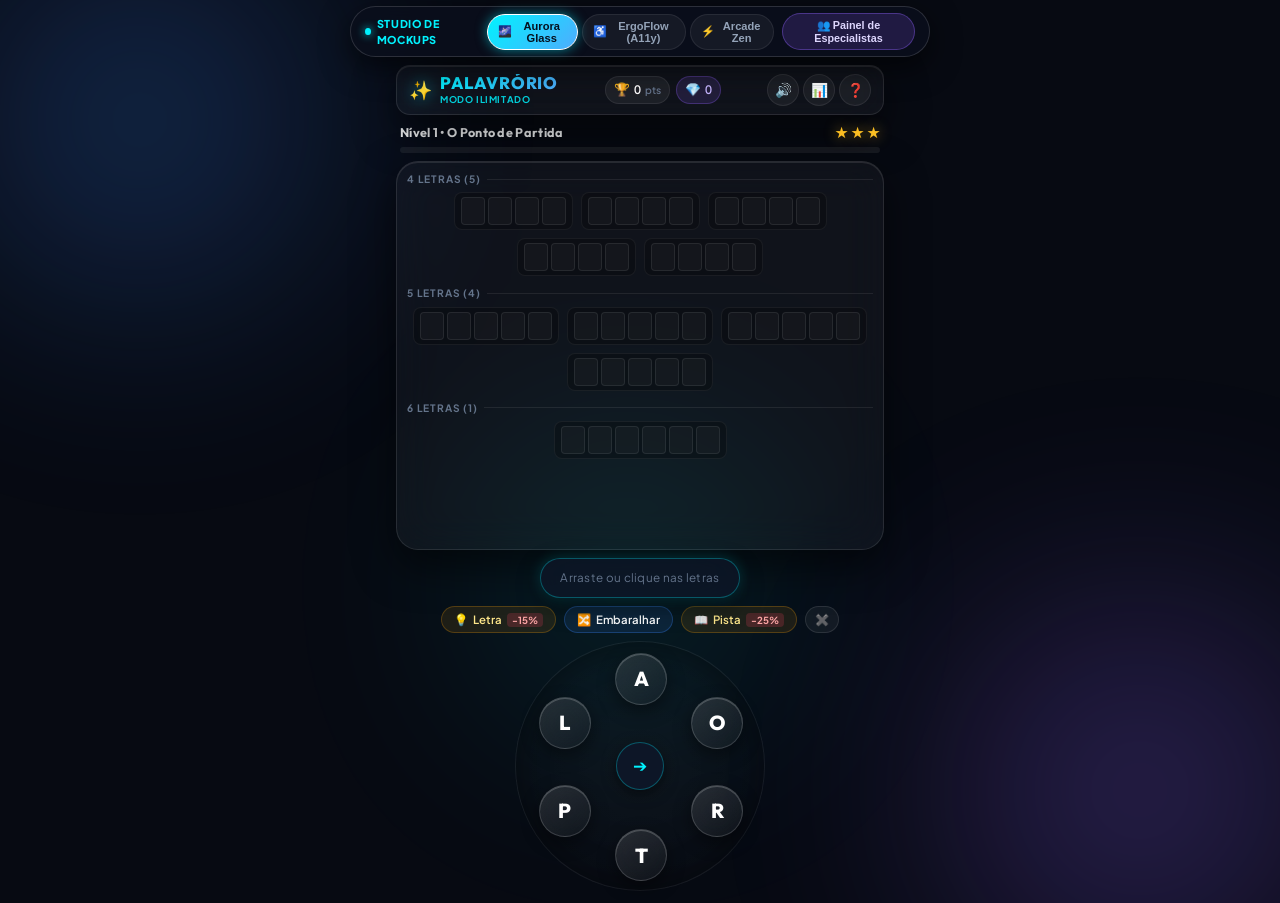
<file: index.html>
<!DOCTYPE html>
<html lang="pt-BR">
<head>
  <meta charset="UTF-8">
  <meta name="viewport" content="width=device-width, initial-scale=1.0, maximum-scale=1.0, user-scalable=no">
  <title>Palavrório — Jogo Casual de Anagramas e Conexão de Letras</title>
  <meta name="description" content="Descubra palavras escondidas conectando letras em uma experiência visualmente deslumbrante em Dark Glassmorphism com desafios ilimitados em português.">
  <meta name="theme-color" content="#090d16">
  
  <!-- Tipografia Moderna Google Fonts -->
  <link rel="preconnect" href="https://fonts.googleapis.com">
  <link rel="preconnect" href="https://fonts.gstatic.com" crossorigin>
  <link href="https://fonts.googleapis.com/css2?family=Outfit:wght@400;500;600;700;800;900&family=Plus+Jakarta+Sans:wght@400;500;600;700;800&display=swap" rel="stylesheet">
  
  <link rel="stylesheet" href="style.css">
</head>
<body class="proto-aurora">
  <!-- Efeito de Luz Aurora de Fundo -->
  <div class="ambient-glow orb-1" aria-hidden="true"></div>
  <div class="ambient-glow orb-2" aria-hidden="true"></div>
  <div class="ambient-glow orb-3" aria-hidden="true"></div>

  <!-- Canvas para Confetes e Partículas de Vitória -->
  <canvas id="confetti-canvas" aria-hidden="true"></canvas>

  <div class="app-container">
    <!-- Cabeçalho Principal -->
    <header class="app-header glass-card">
      <div class="header-left">
        <div class="logo-wrapper">
          <span class="logo-icon" aria-hidden="true">✨</span>
          <div class="logo-text-group">
            <h1 class="logo-title">PALAVRÓRIO</h1>
            <span class="logo-badge">Modo Ilimitado</span>
          </div>
        </div>
      </div>

      <div class="header-center">
        <div class="stat-pill" title="Pontuação Acumulada">
          <span class="stat-icon" aria-hidden="true">🏆</span>
          <span class="stat-value" id="header-score">0</span>
          <span class="stat-label">pts</span>
        </div>
        <div class="stat-pill bonus-pill" id="bonus-words-counter" title="Palavras Bônus Encontradas">
          <span class="stat-icon" aria-hidden="true">💎</span>
          <span class="stat-value" id="header-bonus-count">0</span>
        </div>
      </div>

      <div class="header-right">
        <button id="btn-toggle-sound" class="icon-btn" aria-label="Alternar Efeitos Sonoros" title="Som (Ativar/Desativar)">
          <span id="sound-icon" aria-hidden="true">🔊</span>
        </button>
        <button id="btn-open-stats" class="icon-btn" aria-label="Abrir Estatísticas" title="Estatísticas">
          <span aria-hidden="true">📊</span>
        </button>
        <button id="btn-open-help" class="icon-btn" aria-label="Como Jogar" title="Como Jogar">
          <span aria-hidden="true">❓</span>
        </button>
      </div>
    </header>

    <!-- Barra de Progresso do Nível Atual -->
    <section class="level-bar-section">
      <div class="level-meta">
        <span class="level-title-display" id="current-level-title">Nível 1 • O Ponto de Partida</span>
        <div class="stars-preview" id="stars-preview-bar" title="Estrelas da Rodada">
          <span class="star-icon active" id="preview-star-1">★</span>
          <span class="star-icon active" id="preview-star-2">★</span>
          <span class="star-icon active" id="preview-star-3">★</span>
        </div>
      </div>
      <div class="progress-track" role="progressbar" aria-valuenow="0" aria-valuemin="0" aria-valuemax="100" id="round-progressbar">
        <div class="progress-fill" id="round-progress-fill"></div>
      </div>
    </section>

    <!-- Área Principal do Tabuleiro de Palavras Ocultas -->
    <main class="board-container glass-card" id="words-board" aria-label="Tabuleiro de Palavras">
      <!-- Células geradas dinamicamente via JavaScript -->
    </main>

    <!-- Área de Interação e Entrada -->
    <footer class="interaction-area">
      <!-- Pílula de Pré-visualização da Palavra Atual -->
      <div class="current-word-wrapper">
        <div class="current-word-bubble glass-card" id="current-word-display" aria-live="polite">
          <span class="placeholder-hint">Arraste ou clique nas letras</span>
        </div>
        <div class="feedback-toast" id="feedback-toast" aria-live="assertive"></div>
      </div>

      <!-- Barra de Ações Rápidas (Dicas e Ferramentas) -->
      <div class="action-tools-bar">
        <button id="btn-hint-letter" class="action-pill-btn hint-btn" title="Revela uma letra de uma palavra oculta (-15% pts)">
          <span class="btn-icon" aria-hidden="true">💡</span>
          <span class="btn-text">Letra</span>
          <span class="penalty-tag">-15%</span>
        </button>

        <button id="btn-shuffle" class="action-pill-btn shuffle-btn" aria-label="Embaralhar Letras da Roda" title="Embaralhar (Atalho: Barra de Espaço)">
          <span class="btn-icon" aria-hidden="true">🔀</span>
          <span class="btn-text">Embaralhar</span>
        </button>

        <button id="btn-hint-clue" class="action-pill-btn hint-btn" title="Revela a dica/significado de uma palavra oculta (-25% pts)">
          <span class="btn-icon" aria-hidden="true">📖</span>
          <span class="btn-text">Pista</span>
          <span class="penalty-tag">-25%</span>
        </button>

        <button id="btn-clear-selection" class="action-pill-btn clear-btn" aria-label="Limpar Seleção" title="Limpar (Atalho: Esc ou Backspace)">
          <span class="btn-icon" aria-hidden="true">✖️</span>
        </button>
      </div>

      <!-- A Roda de Letras Interativa -->
      <div class="wheel-stage-container" id="wheel-stage-container">
        <!-- SVG para desenhar linhas conectando os nós de letras durante o arrasto -->
        <svg class="connection-svg" id="connection-svg" aria-hidden="true">
          <line id="dynamic-drag-line" x1="0" y1="0" x2="0" y2="0" stroke="rgba(0, 242, 254, 0.7)" stroke-width="5" stroke-linecap="round" />
        </svg>

        <!-- Anel central da roda -->
        <div class="wheel-ring" id="wheel-ring" aria-label="Roda de letras para formar palavras">
          <!-- Nós de letras posicionados matematicamente via JS -->
        </div>

        <!-- Botão central de confirmação de envio (para quem joga por clique) -->
        <button id="btn-submit-word" class="wheel-center-btn" aria-label="Enviar Palavra" title="Confirmar Palavra (Atalho: Enter)">
          <span class="center-arrow" aria-hidden="true">➔</span>
        </button>
      </div>
    </footer>
  </div>

  <!-- MODAL: Vitória e Conclusão de Nível -->
  <div class="modal-overlay" id="modal-victory" aria-hidden="true" role="dialog" aria-labelledby="victory-title">
    <div class="modal-card victory-card glass-card">
      <div class="victory-header">
        <div class="victory-icon-halo">🎉</div>
        <h2 id="victory-title" class="modal-title">Nível Concluído!</h2>
        <p class="modal-subtitle" id="victory-subtitle">Você encontrou todas as palavras do tabuleiro!</p>
      </div>

      <!-- Estrelas Conquistadas -->
      <div class="victory-stars-wrapper" id="victory-stars-container">
        <div class="victory-star" id="v-star-1">★</div>
        <div class="victory-star" id="v-star-2">★</div>
        <div class="victory-star" id="v-star-3">★</div>
      </div>
      <div class="star-rating-label" id="star-rating-label">Desempenho Perfeito (Sem Dicas!)</div>

      <!-- Resumo de Pontuação -->
      <div class="victory-stats-grid">
        <div class="v-stat-box">
          <span class="v-stat-label">Pontos da Rodada</span>
          <span class="v-stat-value" id="v-round-score">+0</span>
        </div>
        <div class="v-stat-box">
          <span class="v-stat-label">Dicas Usadas</span>
          <span class="v-stat-value" id="v-hints-used">0</span>
        </div>
        <div class="v-stat-box">
          <span class="v-stat-label">Bônus Extras</span>
          <span class="v-stat-value" id="v-bonus-score">+0</span>
        </div>
      </div>

      <!-- Lista das Palavras e Significados Descobertos -->
      <div class="words-summary-box">
        <h3 class="words-summary-title">Vocabulário Deste Nível:</h3>
        <div class="words-summary-list" id="victory-words-list">
          <!-- Preenchido via JS -->
        </div>
      </div>

      <button id="btn-next-level" class="primary-gradient-btn" aria-label="Ir para o Próximo Nível">
        <span>Próximo Desafio</span>
        <span aria-hidden="true">➔</span>
      </button>
    </div>
  </div>

  <!-- MODAL: Estatísticas Gerais do Jogador -->
  <div class="modal-overlay" id="modal-stats" aria-hidden="true" role="dialog" aria-labelledby="stats-title">
    <div class="modal-card glass-card">
      <div class="modal-header">
        <h2 id="stats-title" class="modal-title">Suas Estatísticas</h2>
        <button class="modal-close-btn" id="btn-close-stats" aria-label="Fechar Estatísticas">&times;</button>
      </div>

      <div class="stats-overview-grid">
        <div class="stat-big-card">
          <span class="stat-big-num" id="stat-total-completed">0</span>
          <span class="stat-big-label">Níveis Concluídos</span>
        </div>
        <div class="stat-big-card">
          <span class="stat-big-num" id="stat-total-score">0</span>
          <span class="stat-big-label">Pontuação Total</span>
        </div>
        <div class="stat-big-card">
          <span class="stat-big-num" id="stat-words-found">0</span>
          <span class="stat-big-label">Palavras Totais</span>
        </div>
        <div class="stat-big-card">
          <span class="stat-big-num" id="stat-bonus-found">0</span>
          <span class="stat-big-label">Palavras Bônus</span>
        </div>
      </div>

      <div class="stars-distribution-container">
        <h3 class="stats-section-title">Distribuição de Estrelas:</h3>
        <div class="star-bar-row">
          <span class="star-bar-label">3 Estrelas ⭐⭐⭐</span>
          <div class="star-bar-track">
            <div class="star-bar-fill gold-bar" id="bar-3-stars" style="width: 0%"></div>
          </div>
          <span class="star-bar-count" id="count-3-stars">0</span>
        </div>
        <div class="star-bar-row">
          <span class="star-bar-label">2 Estrelas ⭐⭐</span>
          <div class="star-bar-track">
            <div class="star-bar-fill silver-bar" id="bar-2-stars" style="width: 0%"></div>
          </div>
          <span class="star-bar-count" id="count-2-stars">0</span>
        </div>
        <div class="star-bar-row">
          <span class="star-bar-label">1 Estrela ⭐</span>
          <div class="star-bar-track">
            <div class="star-bar-fill bronze-bar" id="bar-1-star" style="width: 0%"></div>
          </div>
          <span class="star-bar-count" id="count-1-star">0</span>
        </div>
      </div>

      <div class="modal-actions-row">
        <button id="btn-reset-stats" class="danger-ghost-btn">Zerar Estatísticas</button>
      </div>
    </div>
  </div>

  <!-- MODAL: Como Jogar / Ajuda -->
  <div class="modal-overlay" id="modal-help" aria-hidden="true" role="dialog" aria-labelledby="help-title">
    <div class="modal-card glass-card">
      <div class="modal-header">
        <h2 id="help-title" class="modal-title">Como Jogar</h2>
        <button class="modal-close-btn" id="btn-close-help" aria-label="Fechar Ajuda">&times;</button>
      </div>

      <div class="help-content-list">
        <div class="help-item">
          <span class="help-badge">1</span>
          <div class="help-text">
            <strong>Conecte as Letras:</strong> Arraste o dedo/mouse pelas letras da roda ou clique nelas sequencialmente para formar palavras válidas em português.
          </div>
        </div>

        <div class="help-item">
          <span class="help-badge">2</span>
          <div class="help-text">
            <strong>Preencha o Tabuleiro:</strong> Cada palavra correta é revelada na grade. O nível é vencido ao descobrir todas as palavras do tabuleiro!
          </div>
        </div>

        <div class="help-item">
          <span class="help-badge">3</span>
          <div class="help-text">
            <strong>Palavras Bônus:</strong> Formou uma palavra válida que não estava no tabuleiro? Ela vai para o seu Pote Bônus 💎 e rende pontos adicionais!
          </div>
        </div>

        <div class="help-item">
          <span class="help-badge">4</span>
          <div class="help-text">
            <strong>Dicas e Estrelas:</strong>
            <ul class="help-sublist">
              <li>⭐⭐⭐ <strong>3 Estrelas:</strong> Resolvido puramente pelo raciocínio (0 dicas).</li>
              <li>⭐⭐ <strong>2 Estrelas:</strong> Usou 1 dica de letra (-15% pts).</li>
              <li>⭐ <strong>1 Estrela:</strong> Usou pistas temáticas ou múltiplas dicas (-25% pts).</li>
            </ul>
          </div>
        </div>

        <div class="help-item">
          <span class="help-badge">⌨️</span>
          <div class="help-text">
            <strong>Atalhos de Teclado:</strong>
            Digite as letras no teclado para selecionar. Pressione <code>Enter</code> para enviar, <code>Backspace</code> para apagar e <code>Espaço</code> para embaralhar.
          </div>
        </div>
      </div>
    </div>
  </div>

  <!-- MODAL: Dica Temática / Significado Revelado -->
  <div class="modal-overlay" id="modal-clue" aria-hidden="true" role="dialog" aria-labelledby="clue-title">
    <div class="modal-card clue-card glass-card">
      <div class="modal-header">
        <h2 id="clue-title" class="modal-title">Pista Revelada 📖</h2>
        <button class="modal-close-btn" id="btn-close-clue" aria-label="Fechar Pista">&times;</button>
      </div>
      <div class="clue-body">
        <p class="clue-letters-tag" id="clue-target-len">Palavra de 5 letras</p>
        <blockquote class="clue-text" id="clue-text-content">
          "..."
        </blockquote>
        <p class="clue-penalty-alert">Penalidade aplicada: -25% de pontuação na rodada.</p>
      </div>
      <button id="btn-dismiss-clue" class="primary-gradient-btn" style="width: 100%;">Entendido!</button>
    </div>
  </div>

  <!-- Módulos JavaScript -->
  <script type="module" src="game.js"></script>
</body>
</html>
</file>
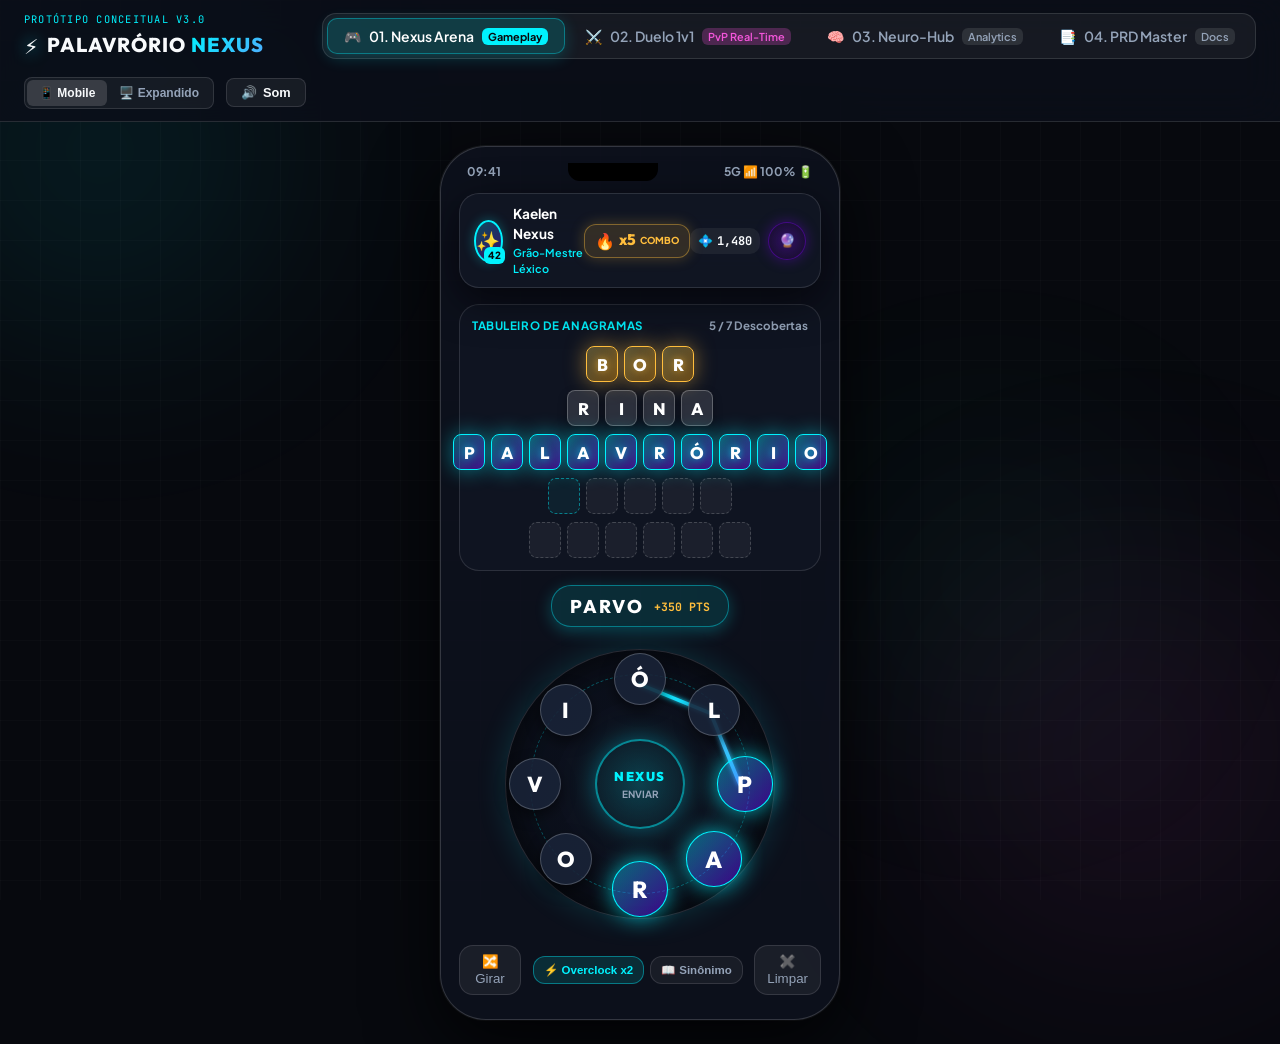
<file: telas-conceito/index.html>
<!DOCTYPE html>
<html lang="pt-BR">
<head>
  <meta charset="UTF-8">
  <meta name="viewport" content="width=device-width, initial-scale=1.0">
  <title>Palavrório Nexus — Suíte de Telas Conceituais & PRD Executivo</title>
  <meta name="description" content="Telas conceituais interativas desenvolvidas em HTML5, CSS Dark Glassmorphism e JavaScript para o projeto Palavrório Nexus.">
  
  <!-- Fontes de Alta Performance -->
  <link rel="preconnect" href="https://fonts.googleapis.com">
  <link rel="preconnect" href="https://fonts.gstatic.com" crossorigin>
  <link href="https://fonts.googleapis.com/css2?family=Outfit:wght@400;500;600;700;800;900&family=Plus+Jakarta+Sans:wght@400;500;600;700;800&family=JetBrains+Mono:wght@400;600&display=swap" rel="stylesheet">
  
  <link rel="stylesheet" href="style.css">
</head>
<body class="nexus-environment">
  <!-- Efeitos de Fundo: Nebulosas e Partículas Cósmicas -->
  <div class="ambient-nebula nebula-1" aria-hidden="true"></div>
  <div class="ambient-nebula nebula-2" aria-hidden="true"></div>
  <div class="ambient-nebula nebula-3" aria-hidden="true"></div>
  <div class="grid-overlay" aria-hidden="true"></div>

  <!-- Barra de Controle Global do Showroom -->
  <header class="suite-header glass-bar">
    <div class="suite-brand">
      <div class="brand-badge">PROTÓTIPO CONCEITUAL V3.0</div>
      <div class="brand-title-group">
        <span class="brand-icon">⚡</span>
        <h1 class="brand-name">PALAVRÓRIO <span>NEXUS</span></h1>
      </div>
    </div>

    <!-- Navegação das Telas Conceituais -->
    <nav class="suite-nav" aria-label="Navegação das Telas">
      <button class="nav-tab active" data-screen="screen-arena" id="tab-arena">
        <span class="tab-icon">🎮</span>
        <span class="tab-text">01. Nexus Arena</span>
        <span class="tab-pill">Gameplay</span>
      </button>
      <button class="nav-tab" data-screen="screen-pvp" id="tab-pvp">
        <span class="tab-icon">⚔️</span>
        <span class="tab-text">02. Duelo 1v1</span>
        <span class="tab-pill live-pill">PvP Real-Time</span>
      </button>
      <button class="nav-tab" data-screen="screen-neuro" id="tab-neuro">
        <span class="tab-icon">🧠</span>
        <span class="tab-text">03. Neuro-Hub</span>
        <span class="tab-pill">Analytics</span>
      </button>
      <button class="nav-tab" data-screen="screen-prd" id="tab-prd">
        <span class="tab-icon">📑</span>
        <span class="tab-text">04. PRD Master</span>
        <span class="tab-pill">Docs</span>
      </button>
    </nav>

    <!-- Controles de Exibição & Áudio -->
    <div class="suite-actions">
      <div class="viewport-toggle" title="Alternar formato de visualização">
        <button id="btn-view-mobile" class="view-btn active" title="Simulador Mobile (390px)">📱 Mobile</button>
        <button id="btn-view-desktop" class="view-btn" title="Visualização Expandida">🖥️ Expandido</button>
      </div>
      <button id="btn-audio-toggle" class="audio-btn" title="Ativar Áudio Sintetizado Biorreativo">
        <span id="audio-icon">🔊</span> Som
      </button>
    </div>
  </header>

  <!-- Container Principal do Simulador -->
  <main class="viewport-stage mode-mobile" id="viewport-stage">
    
    <!-- ======================================================== -->
    <!-- TELA CONCEITUAL 01: NEXUS ARENA (GAMEPLAY NEXT-GEN)       -->
    <!-- ======================================================== -->
    <section id="screen-arena" class="concept-screen active">
      <div class="device-mockup-wrapper">
        <div class="phone-status-bar">
          <span class="status-time">09:41</span>
          <div class="status-notch"></div>
          <div class="status-icons">5G 📶 100% 🔋</div>
        </div>

        <div class="game-hud glass-panel">
          <div class="hud-left">
            <div class="avatar-ring">
              <span class="avatar-char">✨</span>
              <span class="level-badge">42</span>
            </div>
            <div class="player-meta">
              <span class="player-name">Kaelen Nexus</span>
              <span class="player-title">Grão-Mestre Léxico</span>
            </div>
          </div>

          <div class="hud-center">
            <div class="streak-flame" title="Streak de Acertos Consecutivos">
              <span class="flame-icon">🔥</span>
              <span class="streak-multiplier">x5</span>
              <span class="streak-label">COMBO</span>
            </div>
          </div>

          <div class="hud-right">
            <div class="currency-tag" title="Mana Cognitiva">
              <span class="currency-icon">💠</span>
              <span class="currency-val">1,480</span>
            </div>
            <button class="hint-orb-btn" id="btn-arena-hint" title="Orbe Oráculo: Dica de Letra">
              <span class="orb-glow"></span>
              <span class="orb-icon">🔮</span>
            </button>
          </div>
        </div>

        <!-- Grade Dinâmica de Palavras (Quantum Word Matrix) -->
        <div class="matrix-board-container">
          <div class="matrix-legend">
            <span class="legend-badge">TABULEIRO DE ANAGRAMAS</span>
            <span class="legend-progress">5 / 7 Descobertas</span>
          </div>

          <div class="matrix-grid">
            <!-- Palavra 1 (3 letras): Revelada com Ouro -->
            <div class="word-strip solved">
              <div class="matrix-tile filled gold">B</div>
              <div class="matrix-tile filled gold">O</div>
              <div class="matrix-tile filled gold">R</div>
            </div>

            <!-- Palavra 2 (4 letras): Revelada -->
            <div class="word-strip solved">
              <div class="matrix-tile filled">R</div>
              <div class="matrix-tile filled">I</div>
              <div class="matrix-tile filled">N</div>
              <div class="matrix-tile filled">A</div>
            </div>

            <!-- Palavra 3 (10 letras - Palavra Mestra): Revelada com Efeito Neon -->
            <div class="word-strip solved master-word">
              <div class="matrix-tile filled neon">P</div>
              <div class="matrix-tile filled neon">A</div>
              <div class="matrix-tile filled neon">L</div>
              <div class="matrix-tile filled neon">A</div>
              <div class="matrix-tile filled neon">V</div>
              <div class="matrix-tile filled neon">R</div>
              <div class="matrix-tile filled neon">Ó</div>
              <div class="matrix-tile filled neon">R</div>
              <div class="matrix-tile filled neon">I</div>
              <div class="matrix-tile filled neon">O</div>
            </div>

            <!-- Palavra 4 (5 letras): Oculta -->
            <div class="word-strip">
              <div class="matrix-tile empty pulsing"></div>
              <div class="matrix-tile empty"></div>
              <div class="matrix-tile empty"></div>
              <div class="matrix-tile empty"></div>
              <div class="matrix-tile empty"></div>
            </div>

            <!-- Palavra 5 (6 letras): Oculta -->
            <div class="word-strip">
              <div class="matrix-tile empty"></div>
              <div class="matrix-tile empty"></div>
              <div class="matrix-tile empty"></div>
              <div class="matrix-tile empty"></div>
              <div class="matrix-tile empty"></div>
              <div class="matrix-tile empty"></div>
            </div>
          </div>
        </div>

        <!-- Pré-visualização da Palavra Traçada em Tempo Real -->
        <div class="word-preview-zone">
          <div class="preview-bubble" id="arena-preview-bubble">
            <span class="preview-text" id="arena-current-word">PARVO</span>
            <span class="preview-points">+350 PTS</span>
          </div>
        </div>

        <!-- Roda Holográfica de Letras (Holographic Word Wheel) -->
        <div class="wheel-stage">
          <svg class="wheel-laser-canvas" id="arena-svg-canvas" viewBox="0 0 320 320">
            <defs>
              <linearGradient id="laserGrad" x1="0%" y1="0%" x2="100%" y2="100%">
                <stop offset="0%" stop-color="#00f2fe" />
                <stop offset="100%" stop-color="#4facfe" />
              </linearGradient>
              <filter id="glowEffect">
                <feGaussianBlur stdDeviation="3" result="coloredBlur"/>
                <feMerge>
                  <feMergeNode in="coloredBlur"/>
                  <feMergeNode in="SourceGraphic"/>
                </feMerge>
              </filter>
            </defs>
            <path id="laser-path" d="M 160 50 L 238 82 L 270 160" stroke="url(#laserGrad)" stroke-width="4" fill="none" filter="url(#glowEffect)" stroke-linecap="round"/>
          </svg>

          <div class="wheel-outer-ring">
            <div class="wheel-orbital-ring"></div>
            
            <!-- Nós de Letras Polares (Posições Trigonométricas) -->
            <button class="letter-node active" style="--angle: 0deg;" data-letter="P">
              <span class="node-letter">P</span>
              <span class="node-glow"></span>
            </button>
            <button class="letter-node active" style="--angle: 45deg;" data-letter="A">
              <span class="node-letter">A</span>
              <span class="node-glow"></span>
            </button>
            <button class="letter-node active" style="--angle: 90deg;" data-letter="R">
              <span class="node-letter">R</span>
              <span class="node-glow"></span>
            </button>
            <button class="letter-node" style="--angle: 135deg;" data-letter="O">
              <span class="node-letter">O</span>
              <span class="node-glow"></span>
            </button>
            <button class="letter-node" style="--angle: 180deg;" data-letter="V">
              <span class="node-letter">V</span>
              <span class="node-glow"></span>
            </button>
            <button class="letter-node" style="--angle: 225deg;" data-letter="I">
              <span class="node-letter">I</span>
              <span class="node-glow"></span>
            </button>
            <button class="letter-node" style="--angle: 270deg;" data-letter="Ó">
              <span class="node-letter">Ó</span>
              <span class="node-glow"></span>
            </button>
            <button class="letter-node" style="--angle: 315deg;" data-letter="L">
              <span class="node-letter">L</span>
              <span class="node-glow"></span>
            </button>

            <!-- Núcleo Central da Roda -->
            <div class="wheel-core" id="arena-wheel-core">
              <div class="core-pulse"></div>
              <span class="core-title">NEXUS</span>
              <span class="core-sub">ENVIAR</span>
            </div>
          </div>
        </div>

        <!-- Barra Inferior de Utilidades & Ações Rápidas -->
        <div class="arena-footer-controls">
          <button class="tactical-btn" id="btn-arena-shuffle" title="Embaralhar Nós Polares">
            <span class="btn-icon">🔀</span>
            <span class="btn-caption">Girar</span>
          </button>
          
          <div class="tactical-cards-container">
            <button class="mod-chip active" title="Buff Ativo: Dobro de Mana">
              <span class="chip-icon">⚡</span>
              <span class="chip-label">Overclock x2</span>
            </button>
            <button class="mod-chip" title="Dica Semântica Disponível">
              <span class="chip-icon">📖</span>
              <span class="chip-label">Sinônimo</span>
            </button>
          </div>

          <button class="tactical-btn" id="btn-arena-clear" title="Desfazer Seleção">
            <span class="btn-icon">✖️</span>
            <span class="btn-caption">Limpar</span>
          </button>
        </div>
      </div>
    </section>

    <!-- ======================================================== -->
    <!-- TELA CONCEITUAL 02: DUELO MENTAL 1V1 (PVP MULTIPLAYER)    -->
    <!-- ======================================================== -->
    <section id="screen-pvp" class="concept-screen">
      <div class="device-mockup-wrapper pvp-theme">
        <div class="phone-status-bar">
          <span class="status-time">09:42</span>
          <div class="status-notch"></div>
          <div class="status-icons">5G 📶 99% 🔋</div>
        </div>

        <!-- Header Versus: Jogador vs Oponente com Barras de Foco -->
        <div class="versus-header glass-panel">
          <!-- Jogador Local -->
          <div class="versus-card player-local">
            <div class="versus-avatar-box">
              <div class="cyber-avatar avatar-blue">🧑‍🚀</div>
              <span class="versus-ping-dot green" title="Latência: 18ms"></span>
            </div>
            <div class="versus-info">
              <span class="versus-tag">VOCÊ</span>
              <span class="versus-name">Kaelen (Lv. 32)</span>
              <div class="energy-bar-wrap">
                <div class="energy-bar blue" style="width: 78%;"></div>
              </div>
              <span class="energy-num">78/100 HP</span>
            </div>
          </div>

          <!-- Centro: Contador Regressivo & Status do Clash -->
          <div class="versus-mid">
            <div class="timer-countdown-circle">
              <svg viewBox="0 0 44 44" class="countdown-svg">
                <circle cx="22" cy="22" r="18" class="timer-bg"/>
                <circle cx="22" cy="22" r="18" class="timer-fill" stroke-dashoffset="35"/>
              </svg>
              <span class="countdown-seconds">48s</span>
            </div>
            <span class="vs-badge">VS</span>
          </div>

          <!-- Oponente Remoto -->
          <div class="versus-card player-remote">
            <div class="versus-info align-right">
              <span class="versus-tag magenta">RIVAL</span>
              <span class="versus-name">Ryuuji (Lv. 35)</span>
              <div class="energy-bar-wrap">
                <div class="energy-bar magenta" style="width: 85%;"></div>
              </div>
              <span class="energy-num">85/100 HP</span>
            </div>
            <div class="versus-avatar-box">
              <div class="cyber-avatar avatar-magenta">🥷</div>
              <span class="versus-ping-dot green" title="Latência: 24ms"></span>
            </div>
          </div>
        </div>

        <!-- Campo de Batalha Compartilhado (Shared Clash Battlefield) -->
        <div class="clash-battlefield glass-panel">
          <div class="battlefield-header">
            <span class="clash-title">CAMPO DE BATALHA SINÁPTICO</span>
            <span class="clash-state live">DISPUTA ATIVA</span>
          </div>

          <!-- Linha de Colisão de Palavras com Raios Laser -->
          <div class="clash-stage-zone" id="clash-stage">
            <div class="clash-stream stream-left">
              <div class="word-missile blue" id="missile-player">
                <span class="missile-text">C R E A T I V O</span>
                <span class="missile-power">+1,200 PWR</span>
              </div>
            </div>

            <div class="clash-impact-core" id="clash-impact-core">
              <div class="impact-ring ring-1"></div>
              <div class="impact-ring ring-2"></div>
              <span class="impact-spark">💥</span>
              <div class="impact-status">CLASH DE PALAVRAS</div>
            </div>

            <div class="clash-stream stream-right">
              <div class="word-missile magenta" id="missile-rival">
                <span class="missile-text">R Á P I D O</span>
                <span class="missile-power">+650 PWR</span>
              </div>
            </div>
          </div>

          <div class="clash-feed-log" id="clash-feed-log">
            <div class="feed-item blue-text">⚡ Você acertou "CRIATIVO" (-22 HP no Rival)</div>
            <div class="feed-item magenta-text">⚠️ Ryuuji respondeu com "VELOZ" (-12 HP em Você)</div>
          </div>
        </div>

        <!-- Arsenal de Habilidades Táticas (Spells de Duelo) -->
        <div class="spells-deck">
          <div class="deck-title">HABILIDADES DE INTERFERÊNCIA (MANA)</div>
          <div class="deck-cards">
            <button class="spell-btn" id="btn-spell-fog" title="Névoa de Glifos: Oculta 2 letras do rival por 4 segundos">
              <span class="spell-cost">300 💠</span>
              <span class="spell-icon">🌫️</span>
              <span class="spell-name">Névoa</span>
            </button>
            <button class="spell-btn" id="btn-spell-shock" title="Onda de Choque: Força rotação imediata na roda rival">
              <span class="spell-cost">500 💠</span>
              <span class="spell-icon">⚡</span>
              <span class="spell-name">Choque</span>
            </button>
            <button class="spell-btn active-gold" id="btn-spell-oracle" title="Oráculo: Revela a maior palavra oculta instantaneamente">
              <span class="spell-cost">200 💠</span>
              <span class="spell-icon">👁️</span>
              <span class="spell-name">Oráculo</span>
            </button>
          </div>
        </div>

        <!-- Mini-Roda do Duelo Interativa -->
        <div class="pvp-wheel-compact">
          <div class="compact-letters-grid">
            <button class="pvp-chip">A</button>
            <button class="pvp-chip active">S</button>
            <button class="pvp-chip active">T</button>
            <button class="pvp-chip active">E</button>
            <button class="pvp-chip active">R</button>
            <button class="pvp-chip">O</button>
            <button class="pvp-chip">I</button>
            <button class="pvp-chip">D</button>
          </div>
          <button class="pvp-strike-btn" id="btn-simulate-strike">
            <span class="strike-glow"></span>
            <span class="strike-title">DISPARAR COMBO (ASTEROIDE) ➔</span>
          </button>
        </div>
      </div>
    </section>

    <!-- ======================================================== -->
    <!-- TELA CONCEITUAL 03: NEURO-HUB (ANALYTICS & CONSTELAÇÃO)   -->
    <!-- ======================================================== -->
    <section id="screen-neuro" class="concept-screen">
      <div class="device-mockup-wrapper neuro-theme">
        <div class="phone-status-bar">
          <span class="status-time">09:43</span>
          <div class="status-notch"></div>
          <div class="status-icons">5G 📶 98% 🔋</div>
        </div>

        <!-- Cabeçalho do Perfil de Atleta Cognitivo -->
        <div class="neuro-profile-card glass-panel">
          <div class="profile-top">
            <div class="profile-avatar-large">
              <span class="profile-emblem">🌌</span>
              <span class="profile-rank-tag">TIER MESTRE CÓSMICO</span>
            </div>
            <div class="profile-stats-headline">
              <h2 class="profile-title">Drª Gabriela Ramos</h2>
              <span class="profile-id">Nexus Cognition ID: #8849-BR</span>
              <div class="iq-score-pill">
                <span class="iq-label">Índice Sináptico:</span>
                <span class="iq-value">894 pts</span>
                <span class="iq-badge">Top 1%</span>
              </div>
            </div>
          </div>

          <!-- Métricas Rápidas em Grid -->
          <div class="quick-kpi-grid">
            <div class="kpi-card">
              <span class="kpi-icon">⚡</span>
              <span class="kpi-num">1.4s</span>
              <span class="kpi-desc">Velocidade Média</span>
            </div>
            <div class="kpi-card">
              <span class="kpi-icon">🎯</span>
              <span class="kpi-num">98.2%</span>
              <span class="kpi-desc">Precisão Léxica</span>
            </div>
            <div class="kpi-card">
              <span class="kpi-icon">📚</span>
              <span class="kpi-num">4,120</span>
              <span class="kpi-desc">Vocábulos Únicos</span>
            </div>
          </div>
        </div>

        <!-- Gráfico Radar Hexagonal Cognitivo SVG -->
        <div class="radar-section glass-panel">
          <div class="section-title-wrap">
            <span class="section-badge">DIAGNÓSTICO BIOMÉTRICO</span>
            <h3 class="section-title">Radar de Aptidão Cognitiva</h3>
          </div>

          <div class="radar-chart-container">
            <svg class="radar-svg" viewBox="0 0 300 260" id="neuro-radar">
              <!-- Círculos / Polígonos de Fundo Hexagonais -->
              <polygon points="150,20 250,75 250,185 150,240 50,185 50,75" class="radar-grid-poly level-3"/>
              <polygon points="150,55 220,93 220,167 150,205 80,167 80,93" class="radar-grid-poly level-2"/>
              <polygon points="150,90 190,111 190,149 150,170 110,149 110,111" class="radar-grid-poly level-1"/>

              <!-- Eixos Radiantes -->
              <line x1="150" y1="130" x2="150" y2="20" class="radar-axis"/>
              <line x1="150" y1="130" x2="250" y2="75" class="radar-axis"/>
              <line x1="150" y1="130" x2="250" y2="185" class="radar-axis"/>
              <line x1="150" y1="130" x2="150" y2="240" class="radar-axis"/>
              <line x1="150" y1="130" x2="50" y2="185" class="radar-axis"/>
              <line x1="150" y1="130" x2="50" y2="75" class="radar-axis"/>

              <!-- Polígono de Desempenho do Jogador (Preenchimento Gradiente) -->
              <defs>
                <linearGradient id="radarFill" x1="0%" y1="0%" x2="100%" y2="100%">
                  <stop offset="0%" stop-color="rgba(0, 242, 254, 0.65)" />
                  <stop offset="100%" stop-color="rgba(127, 0, 255, 0.4)" />
                </linearGradient>
              </defs>
              <polygon points="150,30 240,82 230,178 150,225 65,175 60,85" class="radar-player-data"/>
              
              <!-- Nós Vértices -->
              <circle cx="150" cy="30" r="5" class="radar-vertex"/>
              <circle cx="240" cy="82" r="5" class="radar-vertex"/>
              <circle cx="230" cy="178" r="5" class="radar-vertex"/>
              <circle cx="150" cy="225" r="5" class="radar-vertex"/>
              <circle cx="65" cy="175" r="5" class="radar-vertex"/>
              <circle cx="60" cy="85" r="5" class="radar-vertex"/>

              <!-- Rótulos dos Eixos -->
              <text x="150" y="14" class="radar-label" text-anchor="middle">Velocidade</text>
              <text x="256" y="74" class="radar-label" text-anchor="start">Memória</text>
              <text x="256" y="190" class="radar-label" text-anchor="start">Padrões</text>
              <text x="150" y="255" class="radar-label" text-anchor="middle">Resiliência</text>
              <text x="44" y="190" class="radar-label" text-anchor="end">Amplitude</text>
              <text x="44" y="74" class="radar-label" text-anchor="end">Precisão</text>
            </svg>
          </div>
        </div>

        <!-- Constelação Estelar de Raízes Semânticas Dominadas -->
        <div class="constellation-section glass-panel">
          <div class="section-title-wrap">
            <span class="section-badge">MAPA DE CONHECIMENTO</span>
            <h3 class="section-title">Constelação de Raízes Gregas & Latinas</h3>
          </div>

          <div class="star-nodes-grid">
            <div class="star-node gold-star" title="Raiz LUMEN: 24 palavras dominadas">
              <span class="star-glyph">✦</span>
              <span class="star-name">LUMEN</span>
              <span class="star-count">24 Palavras</span>
            </div>
            <div class="star-node cyan-star" title="Raiz CHRONOS: 18 palavras dominadas">
              <span class="star-glyph">✦</span>
              <span class="star-name">CHRONOS</span>
              <span class="star-count">18 Palavras</span>
            </div>
            <div class="star-node purple-star" title="Raiz GRAPHOS: 31 palavras dominadas">
              <span class="star-glyph">✦</span>
              <span class="star-name">GRAPHOS</span>
              <span class="star-count">31 Palavras</span>
            </div>
            <div class="star-node pink-star" title="Raiz VERBUM: 42 palavras dominadas">
              <span class="star-glyph">✦</span>
              <span class="star-name">VERBUM</span>
              <span class="star-count">42 Palavras</span>
            </div>
          </div>
        </div>

        <!-- Passe de Temporada "Expedição Cósmica" -->
        <div class="season-pass-card glass-panel">
          <div class="pass-header">
            <div>
              <span class="pass-badge">TEMPORADA 01</span>
              <h4 class="pass-title">Expedição Cósmica</h4>
            </div>
            <span class="pass-level">Nível 28/50</span>
          </div>
          <div class="pass-progress-bar">
            <div class="pass-fill" style="width: 56%;"></div>
          </div>
          <div class="pass-rewards-row">
            <div class="reward-pill unlocked">✓ Skin Vidro Vulcânico</div>
            <div class="reward-pill current">🎁 500 Mana Cósmica</div>
            <div class="reward-pill locked">🔒 Trilha Sonora Synthwave</div>
          </div>
        </div>
      </div>
    </section>

    <!-- ======================================================== -->
    <!-- TELA CONCEITUAL 04: PRD MASTER (DOCUMENTAÇÃO INTEGRADA)  -->
    <!-- ======================================================== -->
    <section id="screen-prd" class="concept-screen">
      <div class="prd-viewer-wrapper glass-panel">
        <div class="prd-top-banner">
          <div class="prd-metadata-pill">DOCUMENTO EXECUTIVO DE PRODUTO</div>
          <h2 class="prd-main-title">Planejamento Estratégico & Arquitetura: Palavrório Nexus</h2>
          <p class="prd-subtitle">Visão 3.0 Enterprise — Caminho normativo: <code>docs/plans/2026-10-20-planejamento-estrategico-nexus-edition.md</code></p>
        </div>

        <!-- Painel de Destaques Estratégicos -->
        <div class="prd-cards-row">
          <div class="prd-kpi-box">
            <span class="kpi-label">TAM (Mercado Global)</span>
            <span class="kpi-value text-cyan">$4.8 Bilhões</span>
            <span class="kpi-sub">Word Puzzles & Brain Training</span>
          </div>
          <div class="prd-kpi-box">
            <span class="kpi-label">Meta de FCP</span>
            <span class="kpi-value text-green">&lt; 400ms</span>
            <span class="kpi-sub">Carregamento Instantâneo Web</span>
          </div>
          <div class="prd-kpi-box">
            <span class="kpi-label">Acessibilidade</span>
            <span class="kpi-value text-purple">WCAG 2.2 AAA</span>
            <span class="kpi-sub">Alvos táteis 54px + Alto contraste</span>
          </div>
          <div class="prd-kpi-box">
            <span class="kpi-label">Arquitetura</span>
            <span class="kpi-value text-gold">Vanilla Core</span>
            <span class="kpi-sub">Zero Dependências Pesadas</span>
          </div>
        </div>

        <!-- Resumo das Fases do Roadmap -->
        <div class="prd-roadmap-block">
          <h3 class="roadmap-heading">Roadmap de Entregas Estratégicas (2026 - 2027)</h3>
          <div class="roadmap-steps-grid">
            <div class="step-card active">
              <span class="step-phase">FASE 1 (Q4 2026)</span>
              <h4 class="step-title">Nexus Word Wheel & Dark Core</h4>
              <p class="step-desc">Roda polar trigonométrica, física elástica, dicionário 120k lemas e síntese Web Audio API.</p>
              <span class="step-tag tag-ready">PRONTO PARA HOMOLOGAÇÃO</span>
            </div>
            <div class="step-card">
              <span class="step-phase">FASE 2 (Q1 2027)</span>
              <h4 class="step-title">Duelo 1v1 & WebRTC</h4>
              <p class="step-desc">Combate multiplayer síncrono, projéteis de pressão léxica e salas instantâneas por link.</p>
              <span class="step-tag tag-progress">ESPECIFICAÇÃO PRONTA</span>
            </div>
            <div class="step-card">
              <span class="step-phase">FASE 3 (Q2 2027)</span>
              <h4 class="step-title">Neuro-Hub & Métricas</h4>
              <p class="step-desc">Diagnóstico biométrico da mente, constelações de vocabulário e passes de temporada.</p>
              <span class="step-tag tag-future">PLANEJADO</span>
            </div>
            <div class="step-card">
              <span class="step-phase">FASE 4 (Q3 2027)</span>
              <h4 class="step-title">Nexus for Teams (B2B)</h4>
              <p class="step-desc">Plataforma de ginástica cerebral corporativa com dashboards e ligas interempresas.</p>
              <span class="step-tag tag-future">CONCEITUAL</span>
            </div>
          </div>
        </div>

        <!-- Botões de Ação do PRD -->
        <div class="prd-footer-actions">
          <button class="prd-action-btn primary" id="btn-copy-prd-path">
            <span>📋</span> Copiar Caminho do PRD Normativo
          </button>
          <a href="../index.html" class="prd-action-btn secondary">
            <span>🚀</span> Abrir Jogo Principal (Palavrório V1)
          </a>
        </div>
      </div>
    </section>

  </main>

  <!-- Notificação Toast de Ações Interativas -->
  <div id="toast-notify" class="toast-card" aria-live="polite">
    <span id="toast-icon">✨</span>
    <span id="toast-msg">Mensagem</span>
  </div>

  <script src="app.js"></script>
</body>
</html>
</file>
<file: style.css>
/* ==========================================================================
   PALAVRÓRIO — DESIGN SYSTEM & PROTÓTIPOS (UX, A11Y & VISUAL DESIGN)
   ========================================================================== */

:root {
  /* Cores Base */
  --bg-primary: #070a12;
  --bg-secondary: #0c1220;
  --glass-bg: rgba(255, 255, 255, 0.04);
  --glass-bg-hover: rgba(255, 255, 255, 0.08);
  --glass-border: rgba(255, 255, 255, 0.1);
  --glass-border-light: rgba(255, 255, 255, 0.2);
  --glass-blur: blur(20px);
  --glass-shadow: 0 16px 40px rgba(0, 0, 0, 0.55), inset 0 1px 0 rgba(255, 255, 255, 0.1);

  /* Acentos Cromáticos */
  --accent-cyan: #00f2fe;
  --accent-blue: #4facfe;
  --accent-emerald: #10b981;
  --accent-gold: #fbbf24;
  --accent-amber: #f59e0b;
  --accent-rose: #f43f5e;
  --accent-purple: #8b5cf6;

  /* Gradientes */
  --gradient-primary: linear-gradient(135deg, #00f2fe 0%, #4facfe 100%);
  --gradient-gold: linear-gradient(135deg, #fde68a 0%, #fbbf24 50%, #d97706 100%);
  --gradient-emerald: linear-gradient(135deg, #34d399 0%, #059669 100%);
  --gradient-wheel-node: linear-gradient(145deg, rgba(255, 255, 255, 0.12), rgba(255, 255, 255, 0.03));
  --gradient-node-active: linear-gradient(135deg, #00f2fe, #3b82f6);

  /* Texto */
  --text-main: #f8fafc;
  --text-muted: #94a3b8;
  --text-dim: #64748b;

  /* Tipografia */
  --font-display: 'Outfit', -apple-system, BlinkMacSystemFont, sans-serif;
  --font-body: 'Plus Jakarta Sans', -apple-system, BlinkMacSystemFont, sans-serif;

  /* Constantes */
  --radius-sm: 8px;
  --radius-md: 14px;
  --radius-lg: 22px;
  --radius-full: 9999px;
  --transition-fast: 0.15s cubic-bezier(0.4, 0, 0.2, 1);
  --transition-normal: 0.3s cubic-bezier(0.16, 1, 0.3, 1);
  --transition-bounce: 0.4s cubic-bezier(0.34, 1.56, 0.64, 1);
}

/* Reset Global */
*, *::before, *::after {
  box-sizing: border-box;
  margin: 0;
  padding: 0;
  user-select: none;
  -webkit-user-select: none;
  -webkit-tap-highlight-color: transparent;
}

html, body {
  width: 100%;
  height: 100%;
  overflow: hidden;
  background-color: var(--bg-primary);
  color: var(--text-main);
  font-family: var(--font-body);
  font-size: 15px;
  line-height: 1.4;
}

/* ==========================================================================
   BARRA SUPERIOR: STUDIO DE MOCKUPS & PAINEL DE ESPECIALISTAS
   ========================================================================== */
.prototype-switcher-bar {
  position: relative;
  z-index: 50;
  width: 100%;
  max-width: 580px;
  margin: 6px auto 0 auto;
  padding: 6px 14px;
  background: rgba(10, 15, 28, 0.92);
  backdrop-filter: blur(16px);
  -webkit-backdrop-filter: blur(16px);
  border: 1px solid rgba(255, 255, 255, 0.14);
  border-radius: var(--radius-full);
  display: flex;
  align-items: center;
  justify-content: space-between;
  gap: 8px;
  box-shadow: 0 10px 30px rgba(0, 0, 0, 0.6);
}

.prototype-brand-tag {
  display: flex;
  align-items: center;
  gap: 6px;
  font-size: 0.72rem;
  font-weight: 800;
  text-transform: uppercase;
  letter-spacing: 0.6px;
  color: var(--accent-cyan);
}

.pulse-dot {
  width: 7px;
  height: 7px;
  background: var(--accent-cyan);
  border-radius: 50%;
  box-shadow: 0 0 8px var(--accent-cyan);
  animation: pulseDot 2s infinite;
}

@keyframes pulseDot {
  0%, 100% { opacity: 1; transform: scale(1); }
  50% { opacity: 0.4; transform: scale(0.8); }
}

.prototype-buttons-group {
  display: flex;
  align-items: center;
  gap: 4px;
}

.proto-btn {
  background: rgba(255, 255, 255, 0.05);
  border: 1px solid rgba(255, 255, 255, 0.08);
  color: var(--text-muted);
  padding: 5px 10px;
  border-radius: var(--radius-full);
  font-size: 0.74rem;
  font-weight: 700;
  display: inline-flex;
  align-items: center;
  gap: 5px;
  cursor: pointer;
  transition: all var(--transition-fast);
}

.proto-btn:hover {
  background: rgba(255, 255, 255, 0.1);
  color: #fff;
  border-color: rgba(255, 255, 255, 0.2);
}

.proto-btn.active {
  background: var(--gradient-primary);
  border-color: #fff;
  color: #04101e;
  box-shadow: 0 0 12px rgba(0, 242, 254, 0.5);
}

.expert-panel-trigger {
  background: rgba(139, 92, 246, 0.18);
  border: 1px solid rgba(139, 92, 246, 0.4);
  color: #ddd6fe;
  padding: 5px 10px;
  border-radius: var(--radius-full);
  font-size: 0.72rem;
  font-weight: 700;
  cursor: pointer;
  transition: all var(--transition-fast);
}

.expert-panel-trigger:hover {
  background: rgba(139, 92, 246, 0.35);
  border-color: #c4b5fd;
  color: #fff;
}

/* Orbes Aurora de Fundo */
.ambient-glow {
  position: fixed;
  border-radius: 50%;
  filter: blur(120px);
  pointer-events: none;
  z-index: 0;
  opacity: 0.45;
  animation: floatAmbient 18s ease-in-out infinite alternate;
}

.orb-1 {
  width: 480px;
  height: 480px;
  background: radial-gradient(circle, #3b82f6 0%, transparent 70%);
  top: -120px;
  left: -100px;
}

.orb-2 {
  width: 520px;
  height: 520px;
  background: radial-gradient(circle, #8b5cf6 0%, transparent 70%);
  bottom: -150px;
  right: -120px;
  animation-duration: 22s;
  animation-delay: -6s;
}

.orb-3 {
  width: 360px;
  height: 360px;
  background: radial-gradient(circle, #00f2fe 0%, transparent 70%);
  top: 45%;
  left: 35%;
  opacity: 0.25;
  animation-duration: 15s;
  animation-delay: -10s;
}

@keyframes floatAmbient {
  0% { transform: translate(0, 0) scale(1); }
  50% { transform: translate(40px, 30px) scale(1.1); }
  100% { transform: translate(-30px, -20px) scale(0.95); }
}

#confetti-canvas {
  position: fixed;
  inset: 0;
  width: 100vw;
  height: 100vh;
  pointer-events: none;
  z-index: 999;
}

/* Container do App */
.app-container {
  position: relative;
  z-index: 1;
  max-width: 520px;
  width: 100%;
  height: calc(100dvh - 54px);
  margin: 0 auto;
  display: flex;
  flex-direction: column;
  padding: 8px 16px 12px 16px;
  gap: 8px;
}

.glass-card {
  background: var(--glass-bg);
  backdrop-filter: var(--glass-blur);
  -webkit-backdrop-filter: var(--glass-blur);
  border: 1px solid var(--glass-border);
  box-shadow: var(--glass-shadow);
  border-radius: var(--radius-lg);
}

/* --------------------------------------------------------------------------
   CABEÇALHO
   -------------------------------------------------------------------------- */
.app-header {
  display: flex;
  align-items: center;
  justify-content: space-between;
  padding: 8px 12px;
  border-radius: var(--radius-md);
  flex-shrink: 0;
}

.header-left {
  display: flex;
  align-items: center;
}

.logo-wrapper {
  display: flex;
  align-items: center;
  gap: 8px;
}

.logo-icon {
  font-size: 1.25rem;
  filter: drop-shadow(0 0 8px rgba(0, 242, 254, 0.6));
}

.logo-text-group {
  display: flex;
  flex-direction: column;
}

.logo-title {
  font-family: var(--font-display);
  font-size: 1.12rem;
  font-weight: 800;
  letter-spacing: 0.8px;
  background: var(--gradient-primary);
  -webkit-background-clip: text;
  -webkit-text-fill-color: transparent;
  line-height: 1.1;
}

.logo-badge {
  font-size: 0.62rem;
  text-transform: uppercase;
  letter-spacing: 0.6px;
  color: var(--accent-cyan);
  font-weight: 700;
  opacity: 0.85;
}

.header-center {
  display: flex;
  align-items: center;
  gap: 6px;
}

.stat-pill {
  display: flex;
  align-items: center;
  gap: 4px;
  background: rgba(255, 255, 255, 0.06);
  border: 1px solid rgba(255, 255, 255, 0.08);
  padding: 4px 8px;
  border-radius: var(--radius-full);
  font-size: 0.78rem;
  font-weight: 600;
}

.stat-icon { font-size: 0.85rem; }
.stat-value { color: #fff; font-variant-numeric: tabular-nums; }
.stat-label { color: var(--text-dim); font-size: 0.68rem; }

.bonus-pill {
  background: rgba(139, 92, 246, 0.15);
  border-color: rgba(139, 92, 246, 0.3);
}
.bonus-pill .stat-value { color: #c4b5fd; }

.header-right {
  display: flex;
  align-items: center;
  gap: 4px;
}

.icon-btn {
  background: rgba(255, 255, 255, 0.05);
  border: 1px solid rgba(255, 255, 255, 0.08);
  color: var(--text-muted);
  width: 32px;
  height: 32px;
  border-radius: var(--radius-full);
  display: inline-flex;
  align-items: center;
  justify-content: center;
  cursor: pointer;
  font-size: 0.92rem;
  transition: all var(--transition-fast);
}

.icon-btn:hover {
  background: var(--glass-bg-hover);
  color: #fff;
  border-color: var(--glass-border-light);
  transform: scale(1.05);
}

/* --------------------------------------------------------------------------
   BARRA DE PROGRESSO DO NÍVEL
   -------------------------------------------------------------------------- */
.level-bar-section {
  display: flex;
  flex-direction: column;
  gap: 4px;
  flex-shrink: 0;
  padding: 0 4px;
}

.level-meta {
  display: flex;
  justify-content: space-between;
  align-items: center;
}

.level-title-display {
  font-family: var(--font-display);
  font-size: 0.84rem;
  font-weight: 700;
  color: var(--text-main);
  letter-spacing: 0.3px;
}

.stars-preview { display: flex; gap: 3px; }
.star-icon {
  font-size: 0.95rem;
  color: rgba(255, 255, 255, 0.18);
  transition: all var(--transition-normal);
}

.star-icon.active {
  color: var(--accent-gold);
  filter: drop-shadow(0 0 6px rgba(251, 191, 36, 0.6));
  transform: scale(1.05);
}

.progress-track {
  width: 100%;
  height: 6px;
  background: rgba(255, 255, 255, 0.07);
  border-radius: var(--radius-full);
  overflow: hidden;
}

.progress-fill {
  height: 100%;
  width: 0%;
  background: var(--gradient-primary);
  border-radius: var(--radius-full);
  box-shadow: 0 0 10px rgba(0, 242, 254, 0.7);
  transition: width 0.4s cubic-bezier(0.2, 0.8, 0.2, 1);
}

/* --------------------------------------------------------------------------
   TABULEIRO DE PALAVRAS (BOARD)
   -------------------------------------------------------------------------- */
.board-container {
  flex: 1 1 0;
  min-height: 100px;
  overflow-y: auto;
  overflow-x: hidden;
  padding: 10px;
  display: flex;
  flex-direction: column;
  gap: 10px;
  scrollbar-width: thin;
  scrollbar-color: rgba(255, 255, 255, 0.15) transparent;
}

.board-container::-webkit-scrollbar { width: 4px; }
.board-container::-webkit-scrollbar-thumb {
  background: rgba(255, 255, 255, 0.15);
  border-radius: 4px;
}

.word-length-group {
  display: flex;
  flex-direction: column;
  gap: 6px;
}

.group-header {
  font-size: 0.68rem;
  text-transform: uppercase;
  letter-spacing: 0.8px;
  color: var(--text-dim);
  font-weight: 700;
  display: flex;
  align-items: center;
  gap: 6px;
}

.group-header::after {
  content: "";
  flex: 1;
  height: 1px;
  background: rgba(255, 255, 255, 0.08);
}

.words-row-wrapper {
  display: flex;
  flex-wrap: wrap;
  gap: 8px;
  justify-content: center;
}

.word-item {
  display: flex;
  gap: 3px;
  background: rgba(0, 0, 0, 0.25);
  padding: 4px 6px;
  border-radius: var(--radius-sm);
  border: 1px solid rgba(255, 255, 255, 0.06);
  transition: transform var(--transition-bounce), border-color var(--transition-fast);
}

.word-item.just-solved {
  animation: celebrateWord 0.6s cubic-bezier(0.16, 1, 0.3, 1);
  border-color: rgba(0, 242, 254, 0.5);
  box-shadow: 0 0 16px rgba(0, 242, 254, 0.35);
}

@keyframes celebrateWord {
  0% { transform: scale(0.9); }
  50% { transform: scale(1.08); }
  100% { transform: scale(1); }
}

.letter-tile {
  width: 24px;
  height: 28px;
  display: flex;
  align-items: center;
  justify-content: center;
  border-radius: 4px;
  font-family: var(--font-display);
  font-size: 0.88rem;
  font-weight: 800;
  text-transform: uppercase;
  position: relative;
  background: rgba(255, 255, 255, 0.04);
  border: 1px solid rgba(255, 255, 255, 0.08);
  color: transparent;
  transition: all 0.35s ease;
}

.letter-tile.revealed {
  background: var(--gradient-primary);
  border-color: rgba(255, 255, 255, 0.5);
  color: #04101e;
  box-shadow: 0 2px 8px rgba(0, 242, 254, 0.4);
  animation: tileFlip 0.5s cubic-bezier(0.2, 0.8, 0.2, 1) forwards;
}

.letter-tile.hinted {
  background: var(--gradient-gold);
  border-color: rgba(255, 255, 255, 0.8);
  color: #3b2003;
  box-shadow: 0 2px 10px rgba(251, 191, 36, 0.5);
  animation: tileFlip 0.5s cubic-bezier(0.2, 0.8, 0.2, 1) forwards;
}

@keyframes tileFlip {
  0% { transform: rotateX(90deg); opacity: 0; }
  100% { transform: rotateX(0deg); opacity: 1; }
}

/* --------------------------------------------------------------------------
   ÁREA DE ENTRADA & PRÉ-VISUALIZAÇÃO
   -------------------------------------------------------------------------- */
.interaction-area {
  flex-shrink: 0;
  display: flex;
  flex-direction: column;
  align-items: center;
  gap: 8px;
}

.current-word-wrapper {
  position: relative;
  width: 100%;
  display: flex;
  flex-direction: column;
  align-items: center;
}

.current-word-bubble {
  min-width: 200px;
  max-width: 90%;
  min-height: 40px;
  padding: 4px 16px;
  display: flex;
  align-items: center;
  justify-content: center;
  border-radius: var(--radius-full);
  background: rgba(15, 23, 42, 0.7);
  border: 1px solid rgba(0, 242, 254, 0.3);
  box-shadow: 0 8px 24px rgba(0, 0, 0, 0.4), 0 0 14px rgba(0, 242, 254, 0.2);
  transition: all var(--transition-fast);
}

.current-word-bubble.has-word {
  border-color: var(--accent-cyan);
  box-shadow: 0 8px 24px rgba(0, 0, 0, 0.4), 0 0 20px rgba(0, 242, 254, 0.45);
  transform: scale(1.02);
}

.current-word-bubble.shake {
  animation: shakeBubble 0.4s cubic-bezier(0.36, 0.07, 0.19, 0.97) both;
  border-color: var(--accent-rose);
  box-shadow: 0 0 20px rgba(244, 63, 94, 0.5);
}

@keyframes shakeBubble {
  10%, 90% { transform: translate3d(-3px, 0, 0); }
  20%, 80% { transform: translate3d(5px, 0, 0); }
  30%, 50%, 70% { transform: translate3d(-5px, 0, 0); }
  40%, 60% { transform: translate3d(5px, 0, 0); }
}

.placeholder-hint {
  font-size: 0.78rem;
  color: var(--text-dim);
  letter-spacing: 0.3px;
}

.active-letters-row { display: flex; gap: 5px; }
.active-letter-badge {
  font-family: var(--font-display);
  font-size: 1.3rem;
  font-weight: 800;
  color: #fff;
  text-shadow: 0 0 10px rgba(0, 242, 254, 0.8);
  animation: popLetter 0.2s cubic-bezier(0.34, 1.56, 0.64, 1);
}

@keyframes popLetter {
  0% { transform: scale(0.6); opacity: 0; }
  100% { transform: scale(1); opacity: 1; }
}

.feedback-toast {
  position: absolute;
  top: -30px;
  background: rgba(15, 23, 42, 0.95);
  border: 1px solid rgba(255, 255, 255, 0.2);
  padding: 3px 12px;
  border-radius: var(--radius-full);
  font-size: 0.75rem;
  font-weight: 700;
  pointer-events: none;
  opacity: 0;
  transform: translateY(6px);
  transition: all 0.25s cubic-bezier(0.16, 1, 0.3, 1);
  box-shadow: 0 8px 16px rgba(0, 0, 0, 0.5);
}

.feedback-toast.show { opacity: 1; transform: translateY(0); }
.feedback-toast.toast-success { border-color: var(--accent-emerald); color: #6ee7b7; }
.feedback-toast.toast-bonus { border-color: var(--accent-purple); color: #c4b5fd; }
.feedback-toast.toast-error { border-color: var(--accent-rose); color: #fca5a5; }

/* --------------------------------------------------------------------------
   BARRA DE AÇÕES (DICAS, EMBARALHAR, LIMPAR)
   -------------------------------------------------------------------------- */
.action-tools-bar {
  display: flex;
  align-items: center;
  justify-content: center;
  gap: 8px;
  width: 100%;
}

.action-pill-btn {
  display: inline-flex;
  align-items: center;
  gap: 5px;
  background: rgba(255, 255, 255, 0.05);
  border: 1px solid var(--glass-border);
  color: var(--text-main);
  padding: 5px 12px;
  border-radius: var(--radius-full);
  font-family: var(--font-body);
  font-size: 0.76rem;
  font-weight: 600;
  cursor: pointer;
  transition: all var(--transition-fast);
}

.action-pill-btn:hover {
  background: var(--glass-bg-hover);
  border-color: var(--glass-border-light);
  transform: translateY(-1px);
}

.hint-btn {
  background: rgba(245, 158, 11, 0.1);
  border-color: rgba(245, 158, 11, 0.25);
  color: #fde68a;
}
.hint-btn:hover {
  background: rgba(245, 158, 11, 0.2);
  border-color: rgba(245, 158, 11, 0.5);
}

.penalty-tag {
  background: rgba(244, 63, 94, 0.2);
  color: #fca5a5;
  font-size: 0.65rem;
  padding: 1px 5px;
  border-radius: 4px;
  font-weight: 700;
}

.shuffle-btn {
  background: rgba(59, 130, 246, 0.12);
  border-color: rgba(59, 130, 246, 0.3);
}

.clear-btn { padding: 5px 9px; color: var(--text-dim); }
.clear-btn:hover { color: var(--accent-rose); border-color: rgba(244, 63, 94, 0.3); }

/* --------------------------------------------------------------------------
   RODA DE LETRAS (WORD WHEEL)
   -------------------------------------------------------------------------- */
.wheel-stage-container {
  position: relative;
  width: 250px;
  height: 250px;
  display: flex;
  align-items: center;
  justify-content: center;
  touch-action: none;
}

.connection-svg {
  position: absolute;
  inset: 0;
  width: 100%;
  height: 100%;
  pointer-events: none;
  z-index: 2;
}

.connection-path {
  fill: none;
  stroke: var(--accent-cyan);
  stroke-width: 6;
  stroke-linecap: round;
  stroke-linejoin: round;
  filter: drop-shadow(0 0 8px rgba(0, 242, 254, 0.8));
}

.wheel-ring {
  position: absolute;
  inset: 0;
  width: 100%;
  height: 100%;
  border-radius: 50%;
  background: radial-gradient(circle, rgba(255, 255, 255, 0.03) 0%, rgba(255, 255, 255, 0.01) 70%, transparent 100%);
  border: 1px solid rgba(255, 255, 255, 0.06);
  box-shadow: inset 0 0 30px rgba(0, 0, 0, 0.4);
}

.wheel-node {
  position: absolute;
  width: 52px;
  height: 52px;
  border-radius: 50%;
  background: var(--gradient-wheel-node);
  backdrop-filter: var(--glass-blur);
  border: 1.5px solid rgba(255, 255, 255, 0.16);
  box-shadow: 0 6px 18px rgba(0, 0, 0, 0.45), inset 0 1px 0 rgba(255, 255, 255, 0.2);
  display: flex;
  align-items: center;
  justify-content: center;
  font-family: var(--font-display);
  font-size: 1.35rem;
  font-weight: 800;
  color: #fff;
  cursor: pointer;
  z-index: 4;
  transform: translate(-50%, -50%);
  transition: transform var(--transition-bounce), background var(--transition-fast), border-color var(--transition-fast), box-shadow var(--transition-fast);
}

.wheel-node:hover {
  transform: translate(-50%, -50%) scale(1.1);
  border-color: rgba(0, 242, 254, 0.5);
  box-shadow: 0 8px 22px rgba(0, 242, 254, 0.35);
}

.wheel-node.selected {
  background: var(--gradient-node-active);
  border-color: #fff;
  color: #04101e;
  transform: translate(-50%, -50%) scale(1.18);
  box-shadow: 0 0 24px rgba(0, 242, 254, 0.8), inset 0 1px 2px rgba(255, 255, 255, 0.5);
  z-index: 5;
}

.wheel-ring.shuffling {
  animation: spinWheel 0.55s cubic-bezier(0.34, 1.56, 0.64, 1);
}

@keyframes spinWheel {
  0% { transform: rotate(0deg) scale(0.95); }
  50% { transform: rotate(180deg) scale(0.9); }
  100% { transform: rotate(360deg) scale(1); }
}

.wheel-center-btn {
  position: absolute;
  width: 48px;
  height: 48px;
  border-radius: 50%;
  background: rgba(15, 23, 42, 0.85);
  border: 1px solid rgba(0, 242, 254, 0.3);
  color: var(--accent-cyan);
  display: flex;
  align-items: center;
  justify-content: center;
  font-size: 1.15rem;
  cursor: pointer;
  z-index: 3;
  box-shadow: 0 4px 14px rgba(0, 0, 0, 0.5);
  transition: all var(--transition-fast);
}

.wheel-center-btn:hover {
  background: var(--gradient-primary);
  color: #04101e;
  border-color: #fff;
  transform: scale(1.1);
  box-shadow: 0 0 18px rgba(0, 242, 254, 0.6);
}

/* ==========================================================================
   PROTÓTIPO 2: ERGOFLOW & ACESSIBILIDADE (WCAG AAA)
   ========================================================================== */
body.proto-ergoflow {
  --bg-primary: #000000;
  --bg-secondary: #0a0a0a;
  --glass-bg: #121212;
  --glass-border: #333333;
  --glass-blur: none;
  --accent-cyan: #00ffff;
  --accent-gold: #ffff00;
  --text-main: #ffffff;
  --text-muted: #e2e8f0;
}

body.proto-ergoflow .ambient-glow { display: none; }

body.proto-ergoflow .prototype-switcher-bar {
  background: #000000;
  border: 2px solid #ffff00;
}

body.proto-ergoflow .glass-card {
  background: #111111;
  border: 2px solid #ffffff;
  box-shadow: 0 4px 0 #333333;
}

body.proto-ergoflow .wheel-stage-container {
  width: 260px;
  height: 260px;
}

/* Nós Gigantes para Alcance Ergonômico de 60px (Fitts's Law) */
body.proto-ergoflow .wheel-node {
  width: 62px;
  height: 62px;
  background: #1e293b;
  border: 2.5px solid #ffff00;
  color: #ffff00;
  font-size: 1.55rem;
  font-weight: 900;
  box-shadow: 0 4px 0 #000;
}

body.proto-ergoflow .wheel-node.selected {
  background: #ffff00;
  color: #000000;
  border-color: #ffffff;
  box-shadow: 0 0 0 4px #00ffff;
}

body.proto-ergoflow .letter-tile {
  width: 28px;
  height: 32px;
  font-size: 1.05rem;
  border: 2px solid #555555;
  background: #181818;
}

body.proto-ergoflow .letter-tile.revealed {
  background: #00ffff;
  color: #000000;
  border-color: #ffffff;
  font-weight: 900;
}

body.proto-ergoflow .letter-tile.hinted {
  background: #ffff00;
  color: #000000;
  border-color: #ffffff;
  font-weight: 900;
}

body.proto-ergoflow .action-pill-btn {
  padding: 8px 14px;
  font-size: 0.84rem;
  border-width: 2px;
  font-weight: 800;
}

/* ==========================================================================
   PROTÓTIPO 3: ARCADE ZEN / HIGH-FOCUS
   ========================================================================== */
body.proto-arcade {
  --bg-primary: #0a0d14;
  --bg-secondary: #101624;
  --glass-bg: #141b2d;
  --glass-border: #24304c;
  --accent-cyan: #10b981;
  --gradient-primary: linear-gradient(135deg, #10b981 0%, #059669 100%);
  --gradient-node-active: linear-gradient(135deg, #10b981, #047857);
}

body.proto-arcade .ambient-glow { opacity: 0.2; }

body.proto-arcade .glass-card {
  background: #111827;
  border: 1px solid #1f2937;
  box-shadow: 0 10px 0 #050811, 0 18px 30px rgba(0, 0, 0, 0.7);
  border-radius: 14px;
}

body.proto-arcade .wheel-node {
  border-radius: 12px; /* Cartas quadradas chanfradas estilo arcade */
  background: #1f2937;
  border: 2px solid #374151;
  box-shadow: 0 6px 0 #0f172a;
}

body.proto-arcade .wheel-node.selected {
  background: #10b981;
  color: #fff;
  border-color: #34d399;
  box-shadow: 0 3px 0 #065f46;
  transform: translate(-50%, -50%) translateY(3px) scale(1.1);
}

body.proto-arcade .letter-tile {
  border-radius: 6px;
  box-shadow: 0 3px 0 rgba(0, 0, 0, 0.5);
}

body.proto-arcade .letter-tile.revealed {
  background: linear-gradient(180deg, #10b981, #047857);
  border-color: #34d399;
  color: #fff;
}

/* ==========================================================================
   MODAIS & PAINEL DE ESPECIALISTAS
   ========================================================================== */
.modal-overlay {
  position: fixed;
  inset: 0;
  background: rgba(4, 7, 14, 0.82);
  backdrop-filter: blur(14px);
  -webkit-backdrop-filter: blur(14px);
  display: flex;
  align-items: center;
  justify-content: center;
  padding: 16px;
  z-index: 100;
  opacity: 0;
  pointer-events: none;
  transition: opacity var(--transition-normal);
}

.modal-overlay.active { opacity: 1; pointer-events: auto; }

.modal-card {
  width: 100%;
  max-width: 440px;
  background: rgba(15, 23, 42, 0.94);
  border: 1px solid rgba(255, 255, 255, 0.15);
  padding: 22px;
  border-radius: var(--radius-lg);
  box-shadow: 0 25px 50px -12px rgba(0, 0, 0, 0.8);
  transform: translateY(20px) scale(0.96);
  transition: transform var(--transition-bounce), opacity var(--transition-normal);
  max-height: 90vh;
  overflow-y: auto;
}

.modal-overlay.active .modal-card { transform: translateY(0) scale(1); }

.modal-header {
  display: flex;
  justify-content: space-between;
  align-items: center;
  margin-bottom: 14px;
}

.modal-title {
  font-family: var(--font-display);
  font-size: 1.3rem;
  font-weight: 800;
  color: #fff;
}

.modal-close-btn {
  background: transparent;
  border: none;
  color: var(--text-muted);
  font-size: 1.6rem;
  line-height: 1;
  cursor: pointer;
  transition: color var(--transition-fast);
}
.modal-close-btn:hover { color: #fff; }

/* Modal do Painel de Especialistas */
.expert-modal-card {
  max-width: 580px;
}

.expert-title-wrap {
  display: flex;
  align-items: center;
  gap: 10px;
}

.expert-title-icon { font-size: 1.8rem; }
.expert-subtitle { font-size: 0.78rem; color: var(--text-dim); }

.experts-grid {
  display: flex;
  flex-direction: column;
  gap: 12px;
  margin-bottom: 16px;
}

.expert-profile-card {
  background: rgba(255, 255, 255, 0.03);
  border-radius: var(--radius-md);
  padding: 12px;
  border-left: 4px solid var(--accent-cyan);
  display: flex;
  flex-direction: column;
  gap: 8px;
}

.expert-profile-card.ux-border { border-left-color: #38bdf8; }
.expert-profile-card.a11y-border { border-left-color: #ffff00; }
.expert-profile-card.visual-border { border-left-color: #c084fc; }

.expert-card-header {
  display: flex;
  align-items: center;
  gap: 8px;
}

.expert-avatar { font-size: 1.3rem; }
.expert-name { font-size: 0.88rem; font-weight: 800; color: #fff; }
.expert-role { font-size: 0.72rem; color: var(--text-dim); }

.expert-verdict .quote {
  font-size: 0.8rem;
  line-height: 1.4;
  color: var(--text-muted);
  margin-bottom: 6px;
}

.expert-verdict strong { color: #fff; }

.expert-metrics {
  display: flex;
  flex-wrap: wrap;
  gap: 8px;
  list-style: none;
  font-size: 0.72rem;
  color: var(--accent-cyan);
}

.proto-table {
  width: 100%;
  border-collapse: collapse;
  font-size: 0.74rem;
  margin-top: 8px;
  background: rgba(0, 0, 0, 0.25);
  border-radius: 8px;
  overflow: hidden;
}

.proto-table th, .proto-table td {
  padding: 8px;
  text-align: left;
  border-bottom: 1px solid rgba(255, 255, 255, 0.06);
}

.proto-table th {
  background: rgba(255, 255, 255, 0.05);
  color: var(--text-dim);
  text-transform: uppercase;
}

.comparison-title {
  font-size: 0.76rem;
  text-transform: uppercase;
  color: var(--text-dim);
  letter-spacing: 0.5px;
  margin-top: 14px;
}

/* Modal de Vitória */
.victory-card {
  text-align: center;
  border-color: rgba(0, 242, 254, 0.35);
  box-shadow: 0 25px 60px rgba(0, 0, 0, 0.8), 0 0 35px rgba(0, 242, 254, 0.2);
}

.victory-icon-halo {
  font-size: 2.8rem;
  margin-bottom: 6px;
  animation: bounceHalo 1.2s ease infinite alternate;
}

@keyframes bounceHalo {
  0% { transform: translateY(0); }
  100% { transform: translateY(-8px); }
}

.modal-subtitle { color: var(--text-muted); font-size: 0.85rem; margin-top: 4px; }

.victory-stars-wrapper {
  display: flex;
  justify-content: center;
  gap: 12px;
  margin: 14px 0 6px 0;
}

.victory-star {
  font-size: 2.4rem;
  color: rgba(255, 255, 255, 0.15);
  transform: scale(0.6);
  opacity: 0;
  transition: all 0.5s cubic-bezier(0.34, 1.56, 0.64, 1);
}

.victory-star.earned {
  color: var(--accent-gold);
  filter: drop-shadow(0 0 16px rgba(251, 191, 36, 0.85));
  transform: scale(1);
  opacity: 1;
}

.star-rating-label {
  font-size: 0.82rem;
  font-weight: 700;
  color: var(--accent-gold);
  margin-bottom: 14px;
}

.victory-stats-grid {
  display: grid;
  grid-template-columns: repeat(3, 1fr);
  gap: 8px;
  margin-bottom: 14px;
}

.v-stat-box {
  background: rgba(255, 255, 255, 0.04);
  border: 1px solid rgba(255, 255, 255, 0.08);
  padding: 8px 6px;
  border-radius: var(--radius-md);
  display: flex;
  flex-direction: column;
  gap: 3px;
}

.v-stat-label {
  font-size: 0.65rem;
  color: var(--text-dim);
  text-transform: uppercase;
  font-weight: 600;
}

.v-stat-value {
  font-family: var(--font-display);
  font-size: 1.15rem;
  font-weight: 800;
  color: #fff;
}

.words-summary-box {
  background: rgba(0, 0, 0, 0.3);
  border: 1px solid rgba(255, 255, 255, 0.06);
  border-radius: var(--radius-md);
  padding: 10px;
  margin-bottom: 16px;
  text-align: left;
  max-height: 130px;
  overflow-y: auto;
}

.words-summary-title {
  font-size: 0.72rem;
  text-transform: uppercase;
  color: var(--text-dim);
  margin-bottom: 6px;
  letter-spacing: 0.5px;
}

.words-summary-list { display: flex; flex-direction: column; gap: 5px; }
.word-meaning-item { font-size: 0.76rem; line-height: 1.3; }
.word-meaning-term { font-weight: 800; color: var(--accent-cyan); }
.word-meaning-desc { color: var(--text-muted); }

.primary-gradient-btn {
  background: var(--gradient-primary);
  border: none;
  color: #04101e;
  font-family: var(--font-display);
  font-size: 1rem;
  font-weight: 800;
  padding: 12px 24px;
  border-radius: var(--radius-full);
  display: inline-flex;
  align-items: center;
  justify-content: center;
  gap: 8px;
  cursor: pointer;
  box-shadow: 0 10px 25px rgba(0, 242, 254, 0.4);
  transition: all var(--transition-fast);
}

.primary-gradient-btn:hover {
  transform: translateY(-2px) scale(1.02);
  box-shadow: 0 14px 30px rgba(0, 242, 254, 0.55);
}

/* Modal de Estatísticas */
.stats-overview-grid {
  display: grid;
  grid-template-columns: repeat(2, 1fr);
  gap: 10px;
  margin-bottom: 16px;
}

.stat-big-card {
  background: rgba(255, 255, 255, 0.04);
  border: 1px solid rgba(255, 255, 255, 0.08);
  border-radius: var(--radius-md);
  padding: 10px;
  text-align: center;
  display: flex;
  flex-direction: column;
  gap: 3px;
}

.stat-big-num {
  font-family: var(--font-display);
  font-size: 1.5rem;
  font-weight: 800;
  color: #fff;
}

.stat-big-label {
  font-size: 0.7rem;
  color: var(--text-muted);
  text-transform: uppercase;
  font-weight: 600;
}

.stats-section-title {
  font-size: 0.78rem;
  text-transform: uppercase;
  color: var(--text-dim);
  margin-bottom: 8px;
  letter-spacing: 0.5px;
}

.star-bar-row {
  display: flex;
  align-items: center;
  gap: 8px;
  margin-bottom: 8px;
}

.star-bar-label { font-size: 0.75rem; width: 105px; color: var(--text-muted); }
.star-bar-track {
  flex: 1;
  height: 8px;
  background: rgba(255, 255, 255, 0.08);
  border-radius: var(--radius-full);
  overflow: hidden;
}

.star-bar-fill { height: 100%; border-radius: var(--radius-full); transition: width 0.5s ease; }
.gold-bar { background: var(--gradient-gold); }
.silver-bar { background: linear-gradient(90deg, #cbd5e1, #94a3b8); }
.bronze-bar { background: linear-gradient(90deg, #fdba74, #ea580c); }
.star-bar-count { font-size: 0.78rem; font-weight: 700; width: 25px; text-align: right; color: #fff; }

.modal-actions-row { margin-top: 16px; display: flex; justify-content: flex-end; }
.danger-ghost-btn {
  background: transparent;
  border: 1px solid rgba(244, 63, 94, 0.3);
  color: #fca5a5;
  padding: 5px 12px;
  border-radius: var(--radius-sm);
  font-size: 0.74rem;
  cursor: pointer;
  transition: all var(--transition-fast);
}
.danger-ghost-btn:hover { background: rgba(244, 63, 94, 0.15); border-color: var(--accent-rose); }

/* Modal Como Jogar */
.help-content-list { display: flex; flex-direction: column; gap: 10px; }
.help-item { display: flex; gap: 10px; align-items: flex-start; }
.help-badge {
  width: 26px;
  height: 26px;
  border-radius: 50%;
  background: rgba(0, 242, 254, 0.15);
  border: 1px solid rgba(0, 242, 254, 0.35);
  color: var(--accent-cyan);
  display: flex;
  align-items: center;
  justify-content: center;
  font-weight: 800;
  font-size: 0.82rem;
  flex-shrink: 0;
}
.help-text { font-size: 0.82rem; color: var(--text-muted); line-height: 1.4; }
.help-text strong { color: #fff; }
.help-sublist { margin-top: 4px; margin-left: 12px; display: flex; flex-direction: column; gap: 3px; font-size: 0.76rem; }
code {
  background: rgba(255, 255, 255, 0.1);
  padding: 2px 6px;
  border-radius: 4px;
  font-size: 0.74rem;
  color: var(--accent-cyan);
}

/* Modal Pista */
.clue-card { border-color: rgba(245, 158, 11, 0.4); }
.clue-body { margin: 14px 0 18px 0; display: flex; flex-direction: column; gap: 8px; }
.clue-letters-tag { font-size: 0.76rem; text-transform: uppercase; color: var(--accent-gold); font-weight: 700; }
.clue-text { font-size: 1rem; font-style: italic; color: #fff; border-left: 3px solid var(--accent-gold); padding-left: 10px; line-height: 1.4; }
.clue-penalty-alert { font-size: 0.74rem; color: #fca5a5; font-weight: 600; }
</file>
<file: telas-conceito/style.css>
/* ==========================================================================
   PALAVRÓRIO NEXUS — DESIGN SYSTEM & CONCEPTUAL SUITE STYLESHEET
   Estética: Ultra-Dark Glassmorphism, Aurora Radiante & Acabamento Premium
   ========================================================================== */

:root {
  --bg-dark: #07090e;
  --bg-deep: #0b0f19;
  --bg-card: rgba(18, 24, 38, 0.72);
  --bg-card-border: rgba(255, 255, 255, 0.12);
  --bg-card-hover: rgba(26, 35, 56, 0.85);

  /* Gradientes e Acentos Primários */
  --neon-cyan: #00f2fe;
  --neon-blue: #4facfe;
  --neon-magenta: #f355da;
  --neon-purple: #7f00ff;
  --neon-gold: #ffbe3d;
  --neon-green: #00f5a0;
  
  /* Gradientes de Luz */
  --grad-cyan-blue: linear-gradient(135deg, #00f2fe 0%, #4facfe 100%);
  --grad-aurora: linear-gradient(135deg, #00f5a0 0%, #00d9f5 50%, #7f00ff 100%);
  --grad-magenta: linear-gradient(135deg, #f355da 0%, #7000ff 100%);
  --grad-gold: linear-gradient(135deg, #ffe066 0%, #f59e0b 100%);

  /* Cores de Texto e Contraste AAA */
  --text-main: #f8fafc;
  --text-muted: #94a3b8;
  --text-dim: #64748b;
  --text-inverse: #07090e;

  /* Efeitos e Sombras */
  --glass-blur: blur(20px);
  --glass-shadow: 0 12px 40px rgba(0, 0, 0, 0.6);
  --neon-glow-cyan: 0 0 20px rgba(0, 242, 254, 0.45);
  --neon-glow-magenta: 0 0 20px rgba(243, 85, 218, 0.45);
  --neon-glow-gold: 0 0 20px rgba(255, 190, 61, 0.5);

  /* Transições */
  --tr-fast: 0.18s cubic-bezier(0.16, 1, 0.3, 1);
  --tr-smooth: 0.3s cubic-bezier(0.16, 1, 0.3, 1);
}

*, *::before, *::after {
  box-sizing: border-box;
  margin: 0;
  padding: 0;
}

body.nexus-environment {
  font-family: 'Plus Jakarta Sans', system-ui, -apple-system, sans-serif;
  background-color: var(--bg-dark);
  color: var(--text-main);
  min-height: 100vh;
  display: flex;
  flex-direction: column;
  overflow-x: hidden;
  position: relative;
  line-height: 1.5;
}

/* ==========================================================================
   EFEITOS DE AMBIÊNCIA CÓSMICA
   ========================================================================== */
.ambient-nebula {
  position: fixed;
  border-radius: 50%;
  filter: blur(120px);
  pointer-events: none;
  z-index: 0;
  opacity: 0.45;
  animation: floatNebula 20s infinite alternate ease-in-out;
}

.nebula-1 {
  width: 500px;
  height: 500px;
  background: radial-gradient(circle, rgba(0, 242, 254, 0.35) 0%, rgba(112, 0, 255, 0) 70%);
  top: -100px;
  left: -150px;
}

.nebula-2 {
  width: 600px;
  height: 600px;
  background: radial-gradient(circle, rgba(243, 85, 218, 0.28) 0%, rgba(127, 0, 255, 0) 70%);
  bottom: -150px;
  right: -150px;
  animation-delay: -7s;
}

.nebula-3 {
  width: 450px;
  height: 450px;
  background: radial-gradient(circle, rgba(0, 245, 160, 0.2) 0%, rgba(0, 217, 245, 0) 70%);
  top: 40%;
  left: 60%;
  animation-delay: -12s;
}

@keyframes floatNebula {
  0% { transform: translate(0, 0) scale(1); }
  50% { transform: translate(40px, -30px) scale(1.08); }
  100% { transform: translate(-30px, 40px) scale(0.95); }
}

.grid-overlay {
  position: fixed;
  inset: 0;
  background-image: 
    linear-gradient(to right, rgba(255, 255, 255, 0.02) 1px, transparent 1px),
    linear-gradient(to bottom, rgba(255, 255, 255, 0.02) 1px, transparent 1px);
  background-size: 40px 40px;
  pointer-events: none;
  z-index: 1;
}

/* ==========================================================================
   HEADER DA SUÍTE DE TELAS CONCEITUAIS
   ========================================================================== */
.suite-header {
  position: sticky;
  top: 0;
  z-index: 100;
  display: flex;
  align-items: center;
  justify-content: space-between;
  padding: 12px 24px;
  background: rgba(11, 15, 25, 0.85);
  backdrop-filter: var(--glass-blur);
  -webkit-backdrop-filter: var(--glass-blur);
  border-bottom: 1px solid var(--bg-card-border);
  gap: 16px;
  flex-wrap: wrap;
}

.suite-brand {
  display: flex;
  flex-direction: column;
  gap: 2px;
}

.brand-badge {
  font-family: 'JetBrains Mono', monospace;
  font-size: 0.65rem;
  letter-spacing: 0.12em;
  color: var(--neon-cyan);
  text-transform: uppercase;
}

.brand-title-group {
  display: flex;
  align-items: center;
  gap: 8px;
}

.brand-icon {
  font-size: 1.3rem;
  filter: drop-shadow(0 0 8px var(--neon-cyan));
}

.brand-name {
  font-family: 'Outfit', sans-serif;
  font-size: 1.25rem;
  font-weight: 800;
  letter-spacing: 0.05em;
  color: var(--text-main);
}

.brand-name span {
  background: var(--grad-cyan-blue);
  -webkit-background-clip: text;
  -webkit-text-fill-color: transparent;
}

/* Tabs de Navegação */
.suite-nav {
  display: flex;
  align-items: center;
  background: rgba(255, 255, 255, 0.05);
  padding: 4px;
  border-radius: 14px;
  border: 1px solid var(--bg-card-border);
  gap: 4px;
}

.nav-tab {
  display: flex;
  align-items: center;
  gap: 8px;
  padding: 8px 16px;
  border-radius: 10px;
  border: none;
  background: transparent;
  color: var(--text-muted);
  font-family: 'Plus Jakarta Sans', sans-serif;
  font-size: 0.875rem;
  font-weight: 600;
  cursor: pointer;
  transition: all var(--tr-fast);
}

.nav-tab:hover {
  color: var(--text-main);
  background: rgba(255, 255, 255, 0.07);
}

.nav-tab.active {
  color: #fff;
  background: rgba(0, 242, 254, 0.16);
  border: 1px solid rgba(0, 242, 254, 0.35);
  box-shadow: 0 4px 16px rgba(0, 242, 254, 0.2);
}

.tab-pill {
  font-size: 0.68rem;
  padding: 2px 6px;
  border-radius: 6px;
  background: rgba(255, 255, 255, 0.1);
  color: var(--text-muted);
}

.nav-tab.active .tab-pill {
  background: var(--neon-cyan);
  color: var(--text-inverse);
  font-weight: 700;
}

.live-pill {
  background: rgba(243, 85, 218, 0.25) !important;
  color: var(--neon-magenta) !important;
  animation: pulsePill 1.5s infinite;
}

@keyframes pulsePill {
  0%, 100% { opacity: 1; }
  50% { opacity: 0.5; }
}

/* Controles de Exibição */
.suite-actions {
  display: flex;
  align-items: center;
  gap: 12px;
}

.viewport-toggle {
  display: flex;
  background: rgba(255, 255, 255, 0.05);
  border-radius: 8px;
  padding: 2px;
  border: 1px solid var(--bg-card-border);
}

.view-btn {
  border: none;
  background: transparent;
  color: var(--text-muted);
  font-size: 0.75rem;
  font-weight: 600;
  padding: 6px 12px;
  border-radius: 6px;
  cursor: pointer;
  transition: var(--tr-fast);
}

.view-btn.active {
  background: rgba(255, 255, 255, 0.15);
  color: var(--text-main);
}

.audio-btn {
  display: flex;
  align-items: center;
  gap: 6px;
  background: rgba(255, 255, 255, 0.06);
  border: 1px solid var(--bg-card-border);
  color: var(--text-main);
  padding: 6px 14px;
  border-radius: 8px;
  font-size: 0.8rem;
  font-weight: 600;
  cursor: pointer;
  transition: var(--tr-fast);
}

.audio-btn:hover {
  border-color: var(--neon-cyan);
  box-shadow: 0 0 12px rgba(0, 242, 254, 0.25);
}

/* ==========================================================================
   STAGE DO SIMULADOR (MODO MOBILE VS EXPANDIDO)
   ========================================================================== */
.viewport-stage {
  flex: 1;
  display: flex;
  align-items: center;
  justify-content: center;
  padding: 24px 16px;
  z-index: 10;
  transition: all var(--tr-smooth);
}

.concept-screen {
  display: none;
  width: 100%;
  animation: fadeIn 0.35s ease forwards;
}

.concept-screen.active {
  display: flex;
  justify-content: center;
}

@keyframes fadeIn {
  from { opacity: 0; transform: translateY(8px); }
  to { opacity: 1; transform: translateY(0); }
}

/* Moldura Mobile do Simulador (390px) */
.mode-mobile .device-mockup-wrapper {
  width: 100%;
  max-width: 400px;
  min-height: 820px;
  background: rgba(14, 18, 30, 0.88);
  border: 1.5px solid rgba(255, 255, 255, 0.16);
  border-radius: 46px;
  box-shadow: 0 24px 70px rgba(0, 0, 0, 0.8), 0 0 0 1px rgba(255, 255, 255, 0.08);
  backdrop-filter: var(--glass-blur);
  -webkit-backdrop-filter: var(--glass-blur);
  padding: 16px 18px 24px 18px;
  display: flex;
  flex-direction: column;
  position: relative;
  overflow: hidden;
}

/* Modo Expandido / Desktop */
.mode-desktop .device-mockup-wrapper {
  max-width: 1100px;
  width: 100%;
  border-radius: 24px;
  min-height: auto;
  border: 1px solid var(--bg-card-border);
  background: rgba(14, 18, 30, 0.82);
  padding: 28px 32px;
}

/* Status Bar do Dispositivo Móvel */
.phone-status-bar {
  display: flex;
  align-items: center;
  justify-content: space-between;
  padding: 0 8px 12px 8px;
  font-family: 'Plus Jakarta Sans', sans-serif;
  font-size: 0.75rem;
  font-weight: 700;
  color: var(--text-muted);
}

.status-notch {
  width: 90px;
  height: 18px;
  background: #000;
  border-radius: 0 0 12px 12px;
}

/* ==========================================================================
   TELA 01: NEXUS ARENA (GAMEPLAY)
   ========================================================================== */
.glass-panel {
  background: var(--bg-card);
  border: 1px solid var(--bg-card-border);
  border-radius: 20px;
  box-shadow: var(--glass-shadow);
  backdrop-filter: var(--glass-blur);
  -webkit-backdrop-filter: var(--glass-blur);
}

.game-hud {
  display: flex;
  align-items: center;
  justify-content: space-between;
  padding: 10px 14px;
  margin-bottom: 16px;
}

.hud-left {
  display: flex;
  align-items: center;
  gap: 10px;
}

.avatar-ring {
  width: 42px;
  height: 42px;
  border-radius: 50%;
  background: linear-gradient(135deg, rgba(0, 242, 254, 0.25), rgba(127, 0, 255, 0.35));
  border: 2px solid var(--neon-cyan);
  display: flex;
  align-items: center;
  justify-content: center;
  position: relative;
  box-shadow: 0 0 12px rgba(0, 242, 254, 0.3);
}

.avatar-char {
  font-size: 1.2rem;
}

.level-badge {
  position: absolute;
  bottom: -4px;
  right: -4px;
  background: var(--neon-cyan);
  color: var(--text-inverse);
  font-size: 0.62rem;
  font-weight: 800;
  padding: 1px 4px;
  border-radius: 6px;
}

.player-meta {
  display: flex;
  flex-direction: column;
}

.player-name {
  font-size: 0.85rem;
  font-weight: 700;
  color: #fff;
}

.player-title {
  font-size: 0.68rem;
  color: var(--neon-cyan);
  font-weight: 600;
}

.hud-center {
  display: flex;
  justify-content: center;
}

.streak-flame {
  display: flex;
  align-items: center;
  gap: 4px;
  background: rgba(255, 190, 61, 0.14);
  border: 1px solid rgba(255, 190, 61, 0.4);
  padding: 4px 10px;
  border-radius: 12px;
  box-shadow: 0 0 14px rgba(255, 190, 61, 0.25);
  animation: pulseGlow 2s infinite alternate;
}

.streak-multiplier {
  font-family: 'Outfit', sans-serif;
  font-weight: 800;
  color: var(--neon-gold);
  font-size: 0.95rem;
}

.streak-label {
  font-size: 0.6rem;
  font-weight: 800;
  color: var(--neon-gold);
}

.hud-right {
  display: flex;
  align-items: center;
  gap: 8px;
}

.currency-tag {
  display: flex;
  align-items: center;
  gap: 4px;
  background: rgba(255, 255, 255, 0.06);
  padding: 4px 8px;
  border-radius: 10px;
  font-family: 'JetBrains Mono', monospace;
  font-size: 0.75rem;
  font-weight: 700;
}

.hint-orb-btn {
  width: 38px;
  height: 38px;
  border-radius: 50%;
  border: 1px solid rgba(127, 0, 255, 0.4);
  background: radial-gradient(circle, rgba(127, 0, 255, 0.3) 0%, rgba(20, 15, 35, 0.8) 100%);
  display: flex;
  align-items: center;
  justify-content: center;
  cursor: pointer;
  box-shadow: 0 0 14px rgba(127, 0, 255, 0.35);
  transition: transform var(--tr-fast);
}

.hint-orb-btn:hover {
  transform: scale(1.1);
  box-shadow: 0 0 20px rgba(127, 0, 255, 0.6);
}

/* Tabuleiro Quântico de Palavras */
.matrix-board-container {
  background: rgba(18, 24, 38, 0.65);
  border: 1px solid var(--bg-card-border);
  border-radius: 20px;
  padding: 12px;
  margin-bottom: 14px;
  flex: 1;
  display: flex;
  flex-direction: column;
}

.matrix-legend {
  display: flex;
  justify-content: space-between;
  align-items: center;
  margin-bottom: 12px;
  font-size: 0.72rem;
  font-weight: 700;
}

.legend-badge {
  color: var(--neon-cyan);
  letter-spacing: 0.05em;
}

.legend-progress {
  color: var(--text-muted);
}

.matrix-grid {
  display: flex;
  flex-direction: column;
  gap: 8px;
  align-items: center;
  justify-content: center;
  flex: 1;
}

.word-strip {
  display: flex;
  gap: 6px;
}

.matrix-tile {
  width: 32px;
  height: 36px;
  border-radius: 8px;
  display: flex;
  align-items: center;
  justify-content: center;
  font-family: 'Outfit', sans-serif;
  font-weight: 800;
  font-size: 1.05rem;
  transition: all var(--tr-smooth);
}

.matrix-tile.empty {
  background: rgba(255, 255, 255, 0.05);
  border: 1px dashed rgba(255, 255, 255, 0.18);
}

.matrix-tile.empty.pulsing {
  border-color: rgba(0, 242, 254, 0.45);
  background: rgba(0, 242, 254, 0.06);
  animation: tilePulse 1.8s infinite;
}

@keyframes tilePulse {
  0%, 100% { border-color: rgba(0, 242, 254, 0.3); }
  50% { border-color: rgba(0, 242, 254, 0.8); box-shadow: 0 0 10px rgba(0, 242, 254, 0.25); }
}

.matrix-tile.filled {
  background: rgba(255, 255, 255, 0.12);
  border: 1px solid rgba(255, 255, 255, 0.25);
  color: #fff;
  box-shadow: 0 4px 10px rgba(0, 0, 0, 0.3);
}

.matrix-tile.filled.gold {
  background: linear-gradient(135deg, rgba(255, 224, 102, 0.3), rgba(245, 158, 11, 0.4));
  border: 1px solid var(--neon-gold);
  color: #fff;
  text-shadow: 0 0 8px rgba(255, 190, 61, 0.8);
  box-shadow: var(--neon-glow-gold);
}

.matrix-tile.filled.neon {
  background: linear-gradient(135deg, rgba(0, 242, 254, 0.35), rgba(127, 0, 255, 0.45));
  border: 1px solid var(--neon-cyan);
  color: #fff;
  text-shadow: 0 0 8px rgba(0, 242, 254, 0.8);
  box-shadow: var(--neon-glow-cyan);
}

/* Zona de Pré-visualização da Palavra */
.word-preview-zone {
  display: flex;
  justify-content: center;
  margin-bottom: 12px;
  height: 42px;
}

.preview-bubble {
  background: rgba(0, 242, 254, 0.12);
  border: 1px solid rgba(0, 242, 254, 0.4);
  padding: 6px 18px;
  border-radius: 20px;
  display: flex;
  align-items: center;
  gap: 10px;
  box-shadow: 0 4px 16px rgba(0, 242, 254, 0.25);
  animation: popIn 0.2s ease;
}

@keyframes popIn {
  from { transform: scale(0.9); opacity: 0; }
  to { transform: scale(1); opacity: 1; }
}

.preview-text {
  font-family: 'Outfit', sans-serif;
  font-weight: 800;
  font-size: 1.15rem;
  letter-spacing: 0.1em;
  color: #fff;
}

.preview-points {
  font-family: 'JetBrains Mono', monospace;
  font-size: 0.72rem;
  font-weight: 700;
  color: var(--neon-gold);
}

/* Roda Holográfica de Letras */
.wheel-stage {
  position: relative;
  width: 290px;
  height: 290px;
  margin: 0 auto 16px auto;
  display: flex;
  align-items: center;
  justify-content: center;
}

.wheel-laser-canvas {
  position: absolute;
  inset: 0;
  width: 100%;
  height: 100%;
  pointer-events: none;
  z-index: 5;
}

.wheel-outer-ring {
  position: relative;
  width: 270px;
  height: 270px;
  border-radius: 50%;
  border: 1.5px solid rgba(255, 255, 255, 0.12);
  background: radial-gradient(circle, rgba(17, 24, 39, 0.7) 0%, rgba(9, 13, 22, 0.95) 100%);
  display: flex;
  align-items: center;
  justify-content: center;
  box-shadow: inset 0 0 40px rgba(0, 0, 0, 0.7), 0 0 30px rgba(0, 242, 254, 0.15);
}

.wheel-orbital-ring {
  position: absolute;
  width: 220px;
  height: 220px;
  border-radius: 50%;
  border: 1px dashed rgba(0, 242, 254, 0.3);
  animation: spinSlow 40s linear infinite;
  pointer-events: none;
}

@keyframes spinSlow {
  from { transform: rotate(0deg); }
  to { transform: rotate(360deg); }
}

/* Nós de Letras com Cálculo Polar Trigonométrico */
.letter-node {
  position: absolute;
  width: 52px;
  height: 52px;
  border-radius: 50%;
  background: rgba(26, 36, 56, 0.88);
  border: 1.5px solid rgba(255, 255, 255, 0.22);
  display: flex;
  align-items: center;
  justify-content: center;
  cursor: pointer;
  z-index: 10;
  transition: all var(--tr-fast);
  box-shadow: 0 6px 14px rgba(0, 0, 0, 0.5);

  /* Posicionamento Trigonométrico Polar */
  top: calc(50% - 26px + sin(var(--angle)) * 105px);
  left: calc(50% - 26px + cos(var(--angle)) * 105px);
}

.letter-node:hover {
  transform: scale(1.12);
  border-color: var(--neon-cyan);
  box-shadow: 0 0 16px rgba(0, 242, 254, 0.5);
}

.letter-node.active {
  background: linear-gradient(135deg, rgba(0, 242, 254, 0.4), rgba(112, 0, 255, 0.5));
  border-color: var(--neon-cyan);
  box-shadow: 0 0 20px rgba(0, 242, 254, 0.7);
  transform: scale(1.08);
}

.node-letter {
  font-family: 'Outfit', sans-serif;
  font-weight: 800;
  font-size: 1.35rem;
  color: #fff;
}

/* Núcleo Central da Roda */
.wheel-core {
  width: 90px;
  height: 90px;
  border-radius: 50%;
  background: radial-gradient(circle, rgba(0, 242, 254, 0.2) 0%, rgba(15, 20, 32, 0.95) 100%);
  border: 2px solid rgba(0, 242, 254, 0.5);
  display: flex;
  flex-direction: column;
  align-items: center;
  justify-content: center;
  z-index: 8;
  cursor: pointer;
  box-shadow: 0 0 25px rgba(0, 242, 254, 0.35);
  transition: transform var(--tr-fast);
}

.wheel-core:hover {
  transform: scale(1.06);
  border-color: var(--neon-cyan);
  box-shadow: 0 0 35px rgba(0, 242, 254, 0.6);
}

.core-title {
  font-family: 'Outfit', sans-serif;
  font-weight: 900;
  font-size: 0.8rem;
  letter-spacing: 0.12em;
  color: var(--neon-cyan);
}

.core-sub {
  font-size: 0.62rem;
  font-weight: 700;
  color: var(--text-muted);
}

/* Barra Inferior de Utilidades */
.arena-footer-controls {
  display: flex;
  align-items: center;
  justify-content: space-between;
  gap: 8px;
}

.tactical-btn {
  display: flex;
  flex-direction: column;
  align-items: center;
  justify-content: center;
  gap: 2px;
  background: rgba(255, 255, 255, 0.06);
  border: 1px solid var(--bg-card-border);
  padding: 8px 12px;
  border-radius: 14px;
  color: var(--text-muted);
  cursor: pointer;
  min-width: 62px;
  transition: var(--tr-fast);
}

.tactical-btn:hover {
  background: rgba(255, 255, 255, 0.12);
  color: #fff;
  border-color: rgba(255, 255, 255, 0.25);
}

.tactical-cards-container {
  display: flex;
  gap: 6px;
  flex: 1;
  justify-content: center;
}

.mod-chip {
  display: flex;
  align-items: center;
  gap: 4px;
  background: rgba(255, 255, 255, 0.05);
  border: 1px solid var(--bg-card-border);
  padding: 6px 10px;
  border-radius: 12px;
  font-size: 0.72rem;
  font-weight: 700;
  color: var(--text-muted);
  cursor: pointer;
  transition: var(--tr-fast);
}

.mod-chip.active {
  background: rgba(0, 242, 254, 0.12);
  border-color: rgba(0, 242, 254, 0.4);
  color: var(--neon-cyan);
}

/* ==========================================================================
   TELA 02: DUELO MENTAL 1V1 (PVP REAL-TIME)
   ========================================================================== */
.versus-header {
  display: flex;
  align-items: center;
  justify-content: space-between;
  padding: 12px;
  margin-bottom: 12px;
  gap: 8px;
}

.versus-card {
  display: flex;
  align-items: center;
  gap: 8px;
  flex: 1;
}

.versus-avatar-box {
  position: relative;
}

.cyber-avatar {
  width: 44px;
  height: 44px;
  border-radius: 12px;
  display: flex;
  align-items: center;
  justify-content: center;
  font-size: 1.4rem;
  box-shadow: 0 4px 14px rgba(0, 0, 0, 0.4);
}

.avatar-blue {
  background: linear-gradient(135deg, rgba(0, 242, 254, 0.3), rgba(15, 23, 42, 0.9));
  border: 1.5px solid var(--neon-cyan);
}

.avatar-magenta {
  background: linear-gradient(135deg, rgba(243, 85, 218, 0.3), rgba(15, 23, 42, 0.9));
  border: 1.5px solid var(--neon-magenta);
}

.versus-ping-dot {
  width: 8px;
  height: 8px;
  border-radius: 50%;
  position: absolute;
  top: -2px;
  right: -2px;
}

.versus-ping-dot.green {
  background: var(--neon-green);
  box-shadow: 0 0 6px var(--neon-green);
}

.versus-info {
  display: flex;
  flex-direction: column;
  gap: 2px;
  flex: 1;
}

.versus-info.align-right {
  align-items: flex-end;
}

.versus-tag {
  font-family: 'JetBrains Mono', monospace;
  font-size: 0.62rem;
  font-weight: 800;
  color: var(--neon-cyan);
}

.versus-tag.magenta {
  color: var(--neon-magenta);
}

.versus-name {
  font-size: 0.8rem;
  font-weight: 700;
  color: #fff;
  white-space: nowrap;
}

.energy-bar-wrap {
  width: 100%;
  height: 6px;
  background: rgba(255, 255, 255, 0.08);
  border-radius: 4px;
  overflow: hidden;
  margin-top: 2px;
}

.energy-bar {
  height: 100%;
  border-radius: 4px;
  transition: width 0.4s ease;
}

.energy-bar.blue {
  background: var(--grad-cyan-blue);
  box-shadow: 0 0 8px var(--neon-cyan);
}

.energy-bar.magenta {
  background: var(--grad-magenta);
  box-shadow: 0 0 8px var(--neon-magenta);
}

.energy-num {
  font-size: 0.62rem;
  font-family: 'JetBrains Mono', monospace;
  color: var(--text-muted);
}

.versus-mid {
  display: flex;
  flex-direction: column;
  align-items: center;
  justify-content: center;
  gap: 2px;
}

.timer-countdown-circle {
  position: relative;
  width: 44px;
  height: 44px;
  display: flex;
  align-items: center;
  justify-content: center;
}

.countdown-svg {
  width: 100%;
  height: 100%;
  transform: rotate(-90deg);
}

.timer-bg {
  fill: none;
  stroke: rgba(255, 255, 255, 0.1);
  stroke-width: 3;
}

.timer-fill {
  fill: none;
  stroke: var(--neon-cyan);
  stroke-width: 3;
  stroke-dasharray: 113;
  transition: stroke-dashoffset 1s linear;
}

.countdown-seconds {
  position: absolute;
  font-family: 'JetBrains Mono', monospace;
  font-size: 0.72rem;
  font-weight: 800;
  color: #fff;
}

.vs-badge {
  font-family: 'Outfit', sans-serif;
  font-weight: 900;
  font-size: 0.65rem;
  letter-spacing: 0.1em;
  color: var(--neon-magenta);
}

/* Campo de Batalha de Palavras (Shared Clash) */
.clash-battlefield {
  padding: 12px;
  margin-bottom: 12px;
  display: flex;
  flex-direction: column;
}

.battlefield-header {
  display: flex;
  justify-content: space-between;
  align-items: center;
  margin-bottom: 10px;
}

.clash-title {
  font-size: 0.68rem;
  font-weight: 800;
  letter-spacing: 0.08em;
  color: var(--text-muted);
}

.clash-state.live {
  font-family: 'JetBrains Mono', monospace;
  font-size: 0.62rem;
  font-weight: 700;
  color: var(--neon-green);
  padding: 2px 6px;
  border-radius: 6px;
  background: rgba(0, 245, 160, 0.12);
  border: 1px solid rgba(0, 245, 160, 0.3);
}

.clash-stage-zone {
  position: relative;
  min-height: 130px;
  background: radial-gradient(circle, rgba(20, 28, 48, 0.5) 0%, rgba(9, 13, 22, 0.9) 100%);
  border-radius: 14px;
  border: 1px solid rgba(255, 255, 255, 0.08);
  display: flex;
  align-items: center;
  justify-content: space-between;
  padding: 14px;
  overflow: hidden;
}

.word-missile {
  display: flex;
  flex-direction: column;
  padding: 8px 12px;
  border-radius: 10px;
  animation: missileHover 2s infinite ease-in-out;
}

.word-missile.blue {
  background: rgba(0, 242, 254, 0.15);
  border: 1px solid var(--neon-cyan);
  box-shadow: 0 0 16px rgba(0, 242, 254, 0.35);
}

.word-missile.magenta {
  background: rgba(243, 85, 218, 0.15);
  border: 1px solid var(--neon-magenta);
  box-shadow: 0 0 16px rgba(243, 85, 218, 0.35);
  align-items: flex-end;
}

@keyframes missileHover {
  0%, 100% { transform: translateY(0); }
  50% { transform: translateY(-4px); }
}

.missile-text {
  font-family: 'Outfit', sans-serif;
  font-weight: 800;
  font-size: 0.95rem;
  letter-spacing: 0.08em;
  color: #fff;
}

.missile-power {
  font-family: 'JetBrains Mono', monospace;
  font-size: 0.65rem;
  font-weight: 700;
  color: var(--neon-gold);
}

.clash-impact-core {
  display: flex;
  flex-direction: column;
  align-items: center;
  position: relative;
}

.impact-spark {
  font-size: 1.8rem;
  animation: sparkPulse 0.8s infinite alternate;
}

@keyframes sparkPulse {
  from { transform: scale(0.9); }
  to { transform: scale(1.25); filter: drop-shadow(0 0 12px var(--neon-gold)); }
}

.impact-status {
  font-family: 'JetBrains Mono', monospace;
  font-size: 0.58rem;
  color: var(--text-muted);
  font-weight: 700;
}

.clash-feed-log {
  margin-top: 10px;
  display: flex;
  flex-direction: column;
  gap: 4px;
}

.feed-item {
  font-size: 0.72rem;
  font-family: 'Plus Jakarta Sans', sans-serif;
  font-weight: 600;
}

.feed-item.blue-text {
  color: var(--neon-cyan);
}

.feed-item.magenta-text {
  color: var(--neon-magenta);
}

/* Arsenal de Spells / Habilidades */
.spells-deck {
  background: rgba(18, 24, 38, 0.5);
  border: 1px solid var(--bg-card-border);
  border-radius: 16px;
  padding: 10px 12px;
  margin-bottom: 12px;
}

.deck-title {
  font-family: 'JetBrains Mono', monospace;
  font-size: 0.65rem;
  font-weight: 800;
  color: var(--text-muted);
  margin-bottom: 8px;
}

.deck-cards {
  display: flex;
  gap: 8px;
}

.spell-btn {
  flex: 1;
  display: flex;
  flex-direction: column;
  align-items: center;
  gap: 4px;
  background: rgba(255, 255, 255, 0.05);
  border: 1px solid var(--bg-card-border);
  padding: 8px 6px;
  border-radius: 12px;
  color: var(--text-main);
  cursor: pointer;
  transition: all var(--tr-fast);
}

.spell-btn:hover {
  background: rgba(255, 255, 255, 0.1);
  transform: translateY(-2px);
  border-color: var(--neon-cyan);
}

.spell-btn.active-gold {
  background: rgba(255, 190, 61, 0.12);
  border-color: rgba(255, 190, 61, 0.45);
}

.spell-cost {
  font-family: 'JetBrains Mono', monospace;
  font-size: 0.62rem;
  color: var(--neon-cyan);
}

.spell-icon {
  font-size: 1.2rem;
}

.spell-name {
  font-size: 0.7rem;
  font-weight: 700;
}

/* Mini Roda Compacta do Duelo */
.pvp-wheel-compact {
  display: flex;
  flex-direction: column;
  gap: 10px;
}

.compact-letters-grid {
  display: flex;
  justify-content: center;
  gap: 6px;
  flex-wrap: wrap;
}

.pvp-chip {
  width: 38px;
  height: 38px;
  border-radius: 10px;
  background: rgba(255, 255, 255, 0.06);
  border: 1px solid var(--bg-card-border);
  font-family: 'Outfit', sans-serif;
  font-weight: 800;
  font-size: 1.1rem;
  color: #fff;
  cursor: pointer;
  transition: all var(--tr-fast);
}

.pvp-chip:hover {
  border-color: var(--neon-cyan);
  transform: scale(1.1);
}

.pvp-chip.active {
  background: linear-gradient(135deg, rgba(0, 242, 254, 0.3), rgba(243, 85, 218, 0.4));
  border-color: var(--neon-cyan);
  box-shadow: 0 0 12px rgba(0, 242, 254, 0.4);
}

.pvp-strike-btn {
  width: 100%;
  background: var(--grad-cyan-blue);
  border: none;
  border-radius: 14px;
  padding: 12px;
  color: #000;
  font-family: 'Outfit', sans-serif;
  font-weight: 800;
  font-size: 0.95rem;
  letter-spacing: 0.05em;
  cursor: pointer;
  box-shadow: 0 4px 20px rgba(0, 242, 254, 0.4);
  transition: all var(--tr-fast);
}

.pvp-strike-btn:hover {
  transform: translateY(-2px);
  box-shadow: 0 6px 25px rgba(0, 242, 254, 0.6);
}

/* ==========================================================================
   TELA 03: NEURO-HUB (ANALYTICS & CONSTELAÇÃO)
   ========================================================================== */
.neuro-profile-card {
  padding: 14px;
  margin-bottom: 12px;
}

.profile-top {
  display: flex;
  align-items: center;
  gap: 12px;
  margin-bottom: 12px;
}

.profile-avatar-large {
  width: 52px;
  height: 52px;
  border-radius: 16px;
  background: linear-gradient(135deg, rgba(127, 0, 255, 0.4), rgba(0, 242, 254, 0.3));
  border: 2px solid var(--neon-cyan);
  display: flex;
  align-items: center;
  justify-content: center;
  font-size: 1.8rem;
  box-shadow: 0 0 20px rgba(127, 0, 255, 0.35);
  position: relative;
}

.profile-stats-headline {
  display: flex;
  flex-direction: column;
}

.profile-title {
  font-size: 1rem;
  font-weight: 800;
  color: #fff;
}

.profile-id {
  font-family: 'JetBrains Mono', monospace;
  font-size: 0.68rem;
  color: var(--text-muted);
}

.iq-score-pill {
  display: flex;
  align-items: center;
  gap: 6px;
  margin-top: 4px;
}

.iq-label {
  font-size: 0.7rem;
  color: var(--text-muted);
}

.iq-value {
  font-family: 'Outfit', sans-serif;
  font-weight: 800;
  color: var(--neon-cyan);
  font-size: 0.95rem;
}

.iq-badge {
  font-size: 0.62rem;
  font-weight: 800;
  background: rgba(0, 245, 160, 0.15);
  color: var(--neon-green);
  padding: 1px 6px;
  border-radius: 6px;
  border: 1px solid rgba(0, 245, 160, 0.35);
}

.quick-kpi-grid {
  display: grid;
  grid-template-columns: repeat(3, 1fr);
  gap: 8px;
}

.kpi-card {
  background: rgba(255, 255, 255, 0.04);
  border: 1px solid var(--bg-card-border);
  border-radius: 12px;
  padding: 8px;
  display: flex;
  flex-direction: column;
  align-items: center;
  text-align: center;
}

.kpi-icon {
  font-size: 1rem;
}

.kpi-num {
  font-family: 'Outfit', sans-serif;
  font-weight: 800;
  font-size: 1rem;
  color: #fff;
}

.kpi-desc {
  font-size: 0.62rem;
  color: var(--text-muted);
}

/* Gráfico de Radar Hexagonal SVG */
.radar-section {
  padding: 14px;
  margin-bottom: 12px;
}

.section-title-wrap {
  margin-bottom: 10px;
}

.section-badge {
  font-family: 'JetBrains Mono', monospace;
  font-size: 0.62rem;
  font-weight: 800;
  color: var(--neon-cyan);
}

.section-title {
  font-size: 0.95rem;
  font-weight: 800;
  color: #fff;
}

.radar-chart-container {
  display: flex;
  justify-content: center;
  padding: 8px 0;
}

.radar-svg {
  width: 100%;
  max-width: 270px;
  height: auto;
}

.radar-grid-poly {
  fill: none;
  stroke: rgba(255, 255, 255, 0.08);
  stroke-width: 1;
}

.radar-grid-poly.level-3 {
  stroke: rgba(0, 242, 254, 0.2);
}

.radar-axis {
  stroke: rgba(255, 255, 255, 0.08);
  stroke-dasharray: 2 2;
}

.radar-player-data {
  fill: url(#radarFill);
  stroke: var(--neon-cyan);
  stroke-width: 2;
  filter: drop-shadow(0 0 8px rgba(0, 242, 254, 0.5));
}

.radar-vertex {
  fill: #fff;
  stroke: var(--neon-cyan);
  stroke-width: 2;
}

.radar-label {
  fill: var(--text-muted);
  font-family: 'Plus Jakarta Sans', sans-serif;
  font-size: 10px;
  font-weight: 700;
}

/* Constelação de Raízes */
.constellation-section {
  padding: 14px;
  margin-bottom: 12px;
}

.star-nodes-grid {
  display: grid;
  grid-template-columns: repeat(2, 1fr);
  gap: 8px;
}

.star-node {
  background: rgba(255, 255, 255, 0.04);
  border: 1px solid var(--bg-card-border);
  padding: 8px 10px;
  border-radius: 12px;
  display: flex;
  flex-direction: column;
  gap: 2px;
  cursor: pointer;
  transition: all var(--tr-fast);
}

.star-node:hover {
  transform: translateY(-2px);
  background: rgba(255, 255, 255, 0.08);
}

.star-node.gold-star {
  border-color: rgba(255, 190, 61, 0.4);
}
.star-node.gold-star .star-glyph {
  color: var(--neon-gold);
  filter: drop-shadow(0 0 6px var(--neon-gold));
}

.star-node.cyan-star {
  border-color: rgba(0, 242, 254, 0.4);
}
.star-node.cyan-star .star-glyph {
  color: var(--neon-cyan);
  filter: drop-shadow(0 0 6px var(--neon-cyan));
}

.star-node.purple-star {
  border-color: rgba(127, 0, 255, 0.4);
}
.star-node.purple-star .star-glyph {
  color: var(--neon-purple);
  filter: drop-shadow(0 0 6px var(--neon-purple));
}

.star-node.pink-star {
  border-color: rgba(243, 85, 218, 0.4);
}
.star-node.pink-star .star-glyph {
  color: var(--neon-magenta);
  filter: drop-shadow(0 0 6px var(--neon-magenta));
}

.star-name {
  font-family: 'Outfit', sans-serif;
  font-weight: 800;
  font-size: 0.82rem;
  color: #fff;
}

.star-count {
  font-size: 0.65rem;
  color: var(--text-muted);
}

/* Season Pass */
.season-pass-card {
  padding: 14px;
}

.pass-header {
  display: flex;
  justify-content: space-between;
  align-items: center;
  margin-bottom: 8px;
}

.pass-badge {
  font-family: 'JetBrains Mono', monospace;
  font-size: 0.62rem;
  color: var(--neon-magenta);
  font-weight: 800;
}

.pass-title {
  font-size: 0.9rem;
  font-weight: 800;
  color: #fff;
}

.pass-level {
  font-family: 'JetBrains Mono', monospace;
  font-size: 0.75rem;
  font-weight: 800;
  color: var(--neon-cyan);
}

.pass-progress-bar {
  width: 100%;
  height: 8px;
  background: rgba(255, 255, 255, 0.08);
  border-radius: 6px;
  overflow: hidden;
  margin-bottom: 10px;
}

.pass-fill {
  height: 100%;
  background: var(--grad-aurora);
  border-radius: 6px;
  box-shadow: 0 0 10px rgba(0, 245, 160, 0.5);
}

.pass-rewards-row {
  display: flex;
  gap: 6px;
  overflow-x: auto;
}

.reward-pill {
  font-size: 0.65rem;
  font-weight: 700;
  padding: 4px 8px;
  border-radius: 8px;
  white-space: nowrap;
}

.reward-pill.unlocked {
  background: rgba(0, 245, 160, 0.15);
  color: var(--neon-green);
  border: 1px solid rgba(0, 245, 160, 0.35);
}

.reward-pill.current {
  background: rgba(255, 190, 61, 0.2);
  color: var(--neon-gold);
  border: 1px solid rgba(255, 190, 61, 0.5);
}

.reward-pill.locked {
  background: rgba(255, 255, 255, 0.05);
  color: var(--text-dim);
}

/* ==========================================================================
   TELA 04: PRD MASTER (VIEWER DE DOCUMENTO)
   ========================================================================== */
.prd-viewer-wrapper {
  max-width: 860px;
  width: 100%;
  padding: 24px;
}

.prd-top-banner {
  margin-bottom: 20px;
  border-bottom: 1px solid var(--bg-card-border);
  padding-bottom: 16px;
}

.prd-metadata-pill {
  font-family: 'JetBrains Mono', monospace;
  font-size: 0.7rem;
  font-weight: 800;
  color: var(--neon-cyan);
  margin-bottom: 4px;
}

.prd-main-title {
  font-family: 'Outfit', sans-serif;
  font-size: 1.5rem;
  font-weight: 800;
  color: #fff;
  margin-bottom: 6px;
}

.prd-subtitle {
  font-size: 0.85rem;
  color: var(--text-muted);
}

.prd-subtitle code {
  background: rgba(255, 255, 255, 0.08);
  padding: 2px 6px;
  border-radius: 4px;
  color: var(--neon-cyan);
  font-size: 0.8rem;
}

.prd-cards-row {
  display: grid;
  grid-template-columns: repeat(auto-fit, minmax(180px, 1fr));
  gap: 12px;
  margin-bottom: 24px;
}

.prd-kpi-box {
  background: rgba(255, 255, 255, 0.04);
  border: 1px solid var(--bg-card-border);
  border-radius: 14px;
  padding: 12px 14px;
  display: flex;
  flex-direction: column;
}

.kpi-label {
  font-size: 0.72rem;
  color: var(--text-muted);
  font-weight: 700;
}

.kpi-value {
  font-family: 'Outfit', sans-serif;
  font-size: 1.35rem;
  font-weight: 800;
  margin: 2px 0;
}

.text-cyan { color: var(--neon-cyan); }
.text-green { color: var(--neon-green); }
.text-purple { color: var(--neon-magenta); }
.text-gold { color: var(--neon-gold); }

.kpi-sub {
  font-size: 0.68rem;
  color: var(--text-dim);
}

.roadmap-heading {
  font-size: 1.05rem;
  font-weight: 800;
  color: #fff;
  margin-bottom: 14px;
}

.roadmap-steps-grid {
  display: grid;
  grid-template-columns: repeat(auto-fit, minmax(240px, 1fr));
  gap: 12px;
  margin-bottom: 24px;
}

.step-card {
  background: rgba(255, 255, 255, 0.04);
  border: 1px solid var(--bg-card-border);
  border-radius: 14px;
  padding: 14px;
  display: flex;
  flex-direction: column;
}

.step-card.active {
  border-color: rgba(0, 242, 254, 0.4);
  background: rgba(0, 242, 254, 0.06);
}

.step-phase {
  font-family: 'JetBrains Mono', monospace;
  font-size: 0.65rem;
  font-weight: 800;
  color: var(--neon-cyan);
}

.step-title {
  font-size: 0.95rem;
  font-weight: 800;
  color: #fff;
  margin: 4px 0;
}

.step-desc {
  font-size: 0.78rem;
  color: var(--text-muted);
  flex: 1;
  margin-bottom: 10px;
}

.step-tag {
  font-size: 0.62rem;
  font-weight: 800;
  padding: 2px 8px;
  border-radius: 6px;
  width: fit-content;
}

.tag-ready {
  background: rgba(0, 245, 160, 0.15);
  color: var(--neon-green);
  border: 1px solid rgba(0, 245, 160, 0.35);
}

.tag-progress {
  background: rgba(0, 242, 254, 0.15);
  color: var(--neon-cyan);
  border: 1px solid rgba(0, 242, 254, 0.35);
}

.tag-future {
  background: rgba(255, 255, 255, 0.06);
  color: var(--text-dim);
}

.prd-footer-actions {
  display: flex;
  gap: 12px;
  flex-wrap: wrap;
}

.prd-action-btn {
  display: inline-flex;
  align-items: center;
  gap: 8px;
  padding: 10px 20px;
  border-radius: 12px;
  font-size: 0.85rem;
  font-weight: 700;
  cursor: pointer;
  text-decoration: none;
  border: none;
  transition: all var(--tr-fast);
}

.prd-action-btn.primary {
  background: var(--grad-cyan-blue);
  color: #000;
}

.prd-action-btn.primary:hover {
  box-shadow: 0 4px 20px rgba(0, 242, 254, 0.4);
  transform: translateY(-2px);
}

.prd-action-btn.secondary {
  background: rgba(255, 255, 255, 0.08);
  color: #fff;
  border: 1px solid var(--bg-card-border);
}

.prd-action-btn.secondary:hover {
  background: rgba(255, 255, 255, 0.14);
}

/* ==========================================================================
   TOAST NOTIFICATION COMPONENT
   ========================================================================== */
.toast-card {
  position: fixed;
  bottom: 24px;
  right: 24px;
  background: rgba(18, 24, 38, 0.95);
  border: 1px solid var(--neon-cyan);
  box-shadow: 0 8px 30px rgba(0, 242, 254, 0.3);
  padding: 10px 18px;
  border-radius: 14px;
  display: flex;
  align-items: center;
  gap: 10px;
  z-index: 999;
  font-size: 0.85rem;
  font-weight: 700;
  color: #fff;
  opacity: 0;
  transform: translateY(20px);
  pointer-events: none;
  transition: all var(--tr-smooth);
}

.toast-card.show {
  opacity: 1;
  transform: translateY(0);
}

/* ==========================================================================
   RESPONSIVIDADE E AJUSTES DE TELAS
   ========================================================================== */
@media (max-width: 820px) {
  .suite-header {
    flex-direction: column;
    align-items: flex-start;
  }
  .suite-nav {
    overflow-x: auto;
    width: 100%;
  }
  .suite-actions {
    width: 100%;
    justify-content: space-between;
  }
}
</file>
